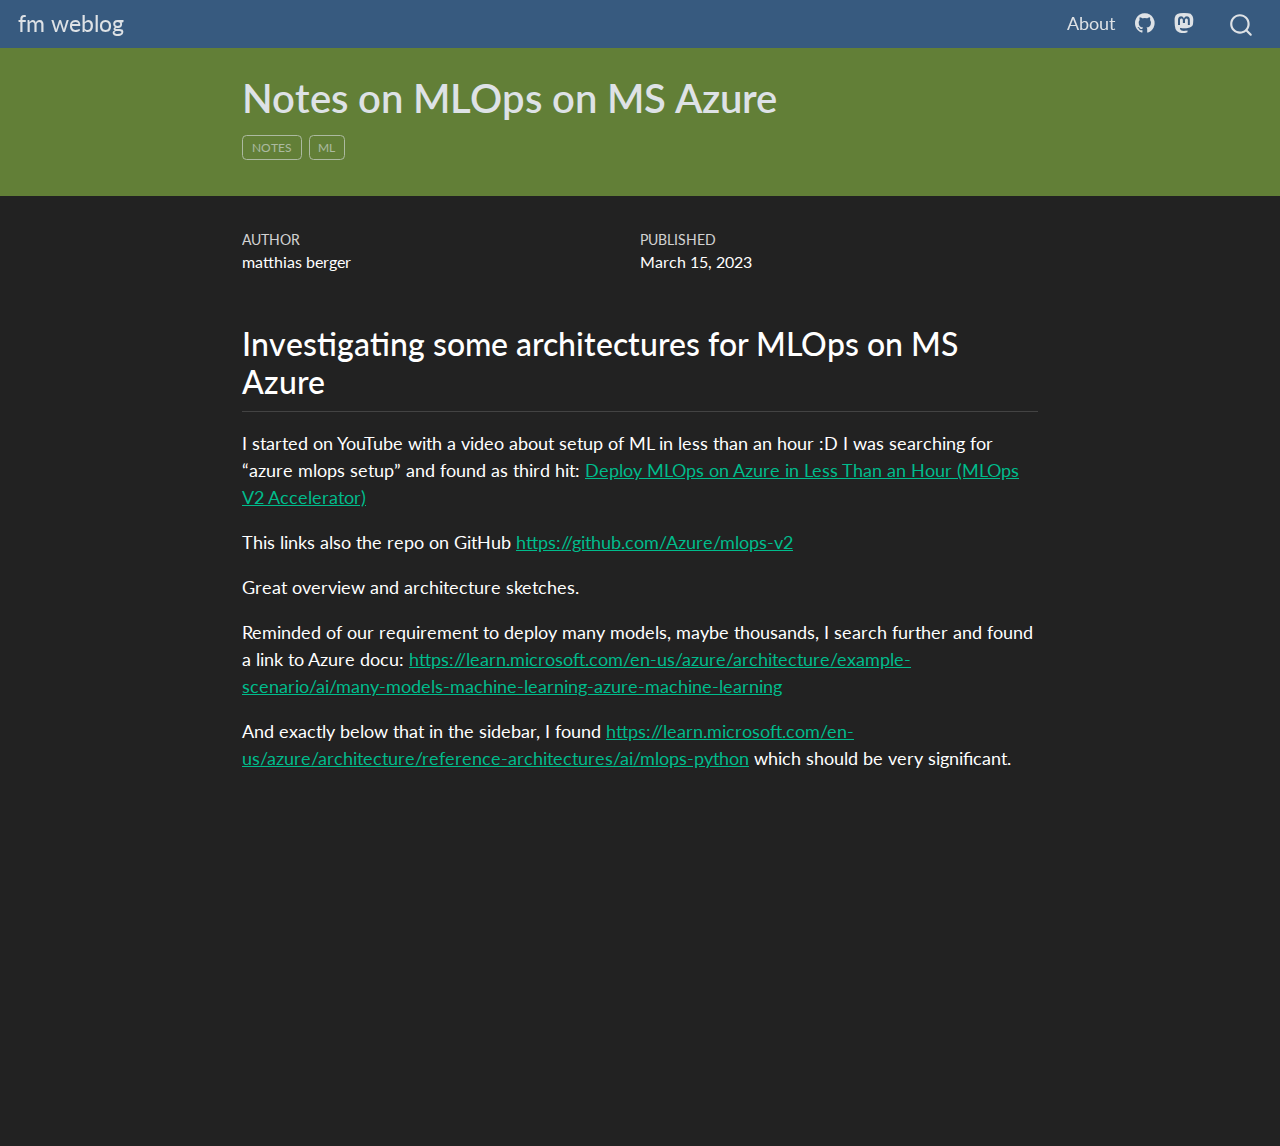
<file: posts/azure-ml/index.html>
<!DOCTYPE html>
<html xmlns="http://www.w3.org/1999/xhtml" lang="en" xml:lang="en"><head>

<meta charset="utf-8">
<meta name="generator" content="quarto-1.2.335">

<meta name="viewport" content="width=device-width, initial-scale=1.0, user-scalable=yes">

<meta name="author" content="matthias berger">
<meta name="dcterms.date" content="2023-03-15">

<title>fm weblog - Notes on MLOps on MS Azure</title>
<style>
code{white-space: pre-wrap;}
span.smallcaps{font-variant: small-caps;}
div.columns{display: flex; gap: min(4vw, 1.5em);}
div.column{flex: auto; overflow-x: auto;}
div.hanging-indent{margin-left: 1.5em; text-indent: -1.5em;}
ul.task-list{list-style: none;}
ul.task-list li input[type="checkbox"] {
  width: 0.8em;
  margin: 0 0.8em 0.2em -1.6em;
  vertical-align: middle;
}
</style>


<script src="../../site_libs/quarto-nav/quarto-nav.js"></script>
<script src="../../site_libs/quarto-nav/headroom.min.js"></script>
<script src="../../site_libs/clipboard/clipboard.min.js"></script>
<script src="../../site_libs/quarto-search/autocomplete.umd.js"></script>
<script src="../../site_libs/quarto-search/fuse.min.js"></script>
<script src="../../site_libs/quarto-search/quarto-search.js"></script>
<meta name="quarto:offset" content="../../">
<script src="../../site_libs/quarto-html/quarto.js"></script>
<script src="../../site_libs/quarto-html/popper.min.js"></script>
<script src="../../site_libs/quarto-html/tippy.umd.min.js"></script>
<script src="../../site_libs/quarto-html/anchor.min.js"></script>
<link href="../../site_libs/quarto-html/tippy.css" rel="stylesheet">
<link href="../../site_libs/quarto-html/quarto-syntax-highlighting-dark.css" rel="stylesheet" id="quarto-text-highlighting-styles">
<script src="../../site_libs/bootstrap/bootstrap.min.js"></script>
<link href="../../site_libs/bootstrap/bootstrap-icons.css" rel="stylesheet">
<link href="../../site_libs/bootstrap/bootstrap.min.css" rel="stylesheet" id="quarto-bootstrap" data-mode="dark">
<script id="quarto-search-options" type="application/json">{
  "location": "navbar",
  "copy-button": false,
  "collapse-after": 3,
  "panel-placement": "end",
  "type": "overlay",
  "limit": 20,
  "language": {
    "search-no-results-text": "No results",
    "search-matching-documents-text": "matching documents",
    "search-copy-link-title": "Copy link to search",
    "search-hide-matches-text": "Hide additional matches",
    "search-more-match-text": "more match in this document",
    "search-more-matches-text": "more matches in this document",
    "search-clear-button-title": "Clear",
    "search-detached-cancel-button-title": "Cancel",
    "search-submit-button-title": "Submit"
  }
}</script>


<link rel="stylesheet" href="../../styles.css">
</head>

<body class="nav-fixed fullcontent">

<div id="quarto-search-results"></div>
  <header id="quarto-header" class="headroom fixed-top">
    <nav class="navbar navbar-expand-lg navbar-dark ">
      <div class="navbar-container container-fluid">
      <div class="navbar-brand-container">
    <a class="navbar-brand" href="../../index.html">
    <span class="navbar-title">fm weblog</span>
    </a>
  </div>
          <button class="navbar-toggler" type="button" data-bs-toggle="collapse" data-bs-target="#navbarCollapse" aria-controls="navbarCollapse" aria-expanded="false" aria-label="Toggle navigation" onclick="if (window.quartoToggleHeadroom) { window.quartoToggleHeadroom(); }">
  <span class="navbar-toggler-icon"></span>
</button>
          <div class="collapse navbar-collapse" id="navbarCollapse">
            <ul class="navbar-nav navbar-nav-scroll ms-auto">
  <li class="nav-item">
    <a class="nav-link" href="../../about.html">
 <span class="menu-text">About</span></a>
  </li>  
  <li class="nav-item compact">
    <a class="nav-link" href="https://github.com/feinmann"><i class="bi bi-github" role="img">
</i> 
 <span class="menu-text"></span></a>
  </li>  
  <li class="nav-item compact">
    <a class="nav-link" href="https://fosstodon.org/@feinmann"><i class="bi bi-mastodon" role="img">
</i> 
 <span class="menu-text"></span></a>
  </li>  
</ul>
              <div id="quarto-search" class="" title="Search"></div>
          </div> <!-- /navcollapse -->
      </div> <!-- /container-fluid -->
    </nav>
</header>
<!-- content -->
<header id="title-block-header" class="quarto-title-block default page-columns page-full">
  <div class="quarto-title-banner page-columns page-full">
    <div class="quarto-title column-body">
      <h1 class="title">Notes on MLOps on MS Azure</h1>
                                <div class="quarto-categories">
                <div class="quarto-category">notes</div>
                <div class="quarto-category">ML</div>
              </div>
                  </div>
  </div>
    
  
  <div class="quarto-title-meta">

      <div>
      <div class="quarto-title-meta-heading">Author</div>
      <div class="quarto-title-meta-contents">
               <p>matthias berger </p>
            </div>
    </div>
      
      <div>
      <div class="quarto-title-meta-heading">Published</div>
      <div class="quarto-title-meta-contents">
        <p class="date">March 15, 2023</p>
      </div>
    </div>
    
      
    </div>
    
  
  </header><div id="quarto-content" class="quarto-container page-columns page-rows-contents page-layout-article page-navbar">
<!-- sidebar -->
<!-- margin-sidebar -->
    
<!-- main -->
<main class="content quarto-banner-title-block" id="quarto-document-content">




<section id="investigating-some-architectures-for-mlops-on-ms-azure" class="level2">
<h2 class="anchored" data-anchor-id="investigating-some-architectures-for-mlops-on-ms-azure">Investigating some architectures for MLOps on MS Azure</h2>
<p>I started on YouTube with a video about setup of ML in less than an hour :D I was searching for “azure mlops setup” and found as third hit: <a href="https://www.youtube.com/watch?v=5yPDkWCMmtk">Deploy MLOps on Azure in Less Than an Hour (MLOps V2 Accelerator)</a></p>
<p>This links also the repo on GitHub <a href="https://github.com/Azure/mlops-v2" class="uri">https://github.com/Azure/mlops-v2</a></p>
<p>Great overview and architecture sketches.</p>
<p>Reminded of our requirement to deploy many models, maybe thousands, I search further and found a link to Azure docu: <a href="https://learn.microsoft.com/en-us/azure/architecture/example-scenario/ai/many-models-machine-learning-azure-machine-learning" class="uri">https://learn.microsoft.com/en-us/azure/architecture/example-scenario/ai/many-models-machine-learning-azure-machine-learning</a></p>
<p>And exactly below that in the sidebar, I found <a href="https://learn.microsoft.com/en-us/azure/architecture/reference-architectures/ai/mlops-python" class="uri">https://learn.microsoft.com/en-us/azure/architecture/reference-architectures/ai/mlops-python</a> which should be very significant.</p>


</section>

</main> <!-- /main -->
<script id="quarto-html-after-body" type="application/javascript">
window.document.addEventListener("DOMContentLoaded", function (event) {
  const toggleBodyColorMode = (bsSheetEl) => {
    const mode = bsSheetEl.getAttribute("data-mode");
    const bodyEl = window.document.querySelector("body");
    if (mode === "dark") {
      bodyEl.classList.add("quarto-dark");
      bodyEl.classList.remove("quarto-light");
    } else {
      bodyEl.classList.add("quarto-light");
      bodyEl.classList.remove("quarto-dark");
    }
  }
  const toggleBodyColorPrimary = () => {
    const bsSheetEl = window.document.querySelector("link#quarto-bootstrap");
    if (bsSheetEl) {
      toggleBodyColorMode(bsSheetEl);
    }
  }
  toggleBodyColorPrimary();  
  const icon = "";
  const anchorJS = new window.AnchorJS();
  anchorJS.options = {
    placement: 'right',
    icon: icon
  };
  anchorJS.add('.anchored');
  const clipboard = new window.ClipboardJS('.code-copy-button', {
    target: function(trigger) {
      return trigger.previousElementSibling;
    }
  });
  clipboard.on('success', function(e) {
    // button target
    const button = e.trigger;
    // don't keep focus
    button.blur();
    // flash "checked"
    button.classList.add('code-copy-button-checked');
    var currentTitle = button.getAttribute("title");
    button.setAttribute("title", "Copied!");
    let tooltip;
    if (window.bootstrap) {
      button.setAttribute("data-bs-toggle", "tooltip");
      button.setAttribute("data-bs-placement", "left");
      button.setAttribute("data-bs-title", "Copied!");
      tooltip = new bootstrap.Tooltip(button, 
        { trigger: "manual", 
          customClass: "code-copy-button-tooltip",
          offset: [0, -8]});
      tooltip.show();    
    }
    setTimeout(function() {
      if (tooltip) {
        tooltip.hide();
        button.removeAttribute("data-bs-title");
        button.removeAttribute("data-bs-toggle");
        button.removeAttribute("data-bs-placement");
      }
      button.setAttribute("title", currentTitle);
      button.classList.remove('code-copy-button-checked');
    }, 1000);
    // clear code selection
    e.clearSelection();
  });
  function tippyHover(el, contentFn) {
    const config = {
      allowHTML: true,
      content: contentFn,
      maxWidth: 500,
      delay: 100,
      arrow: false,
      appendTo: function(el) {
          return el.parentElement;
      },
      interactive: true,
      interactiveBorder: 10,
      theme: 'quarto',
      placement: 'bottom-start'
    };
    window.tippy(el, config); 
  }
  const noterefs = window.document.querySelectorAll('a[role="doc-noteref"]');
  for (var i=0; i<noterefs.length; i++) {
    const ref = noterefs[i];
    tippyHover(ref, function() {
      // use id or data attribute instead here
      let href = ref.getAttribute('data-footnote-href') || ref.getAttribute('href');
      try { href = new URL(href).hash; } catch {}
      const id = href.replace(/^#\/?/, "");
      const note = window.document.getElementById(id);
      return note.innerHTML;
    });
  }
  const findCites = (el) => {
    const parentEl = el.parentElement;
    if (parentEl) {
      const cites = parentEl.dataset.cites;
      if (cites) {
        return {
          el,
          cites: cites.split(' ')
        };
      } else {
        return findCites(el.parentElement)
      }
    } else {
      return undefined;
    }
  };
  var bibliorefs = window.document.querySelectorAll('a[role="doc-biblioref"]');
  for (var i=0; i<bibliorefs.length; i++) {
    const ref = bibliorefs[i];
    const citeInfo = findCites(ref);
    if (citeInfo) {
      tippyHover(citeInfo.el, function() {
        var popup = window.document.createElement('div');
        citeInfo.cites.forEach(function(cite) {
          var citeDiv = window.document.createElement('div');
          citeDiv.classList.add('hanging-indent');
          citeDiv.classList.add('csl-entry');
          var biblioDiv = window.document.getElementById('ref-' + cite);
          if (biblioDiv) {
            citeDiv.innerHTML = biblioDiv.innerHTML;
          }
          popup.appendChild(citeDiv);
        });
        return popup.innerHTML;
      });
    }
  }
});
</script>
</div> <!-- /content -->



</body></html>
</file>
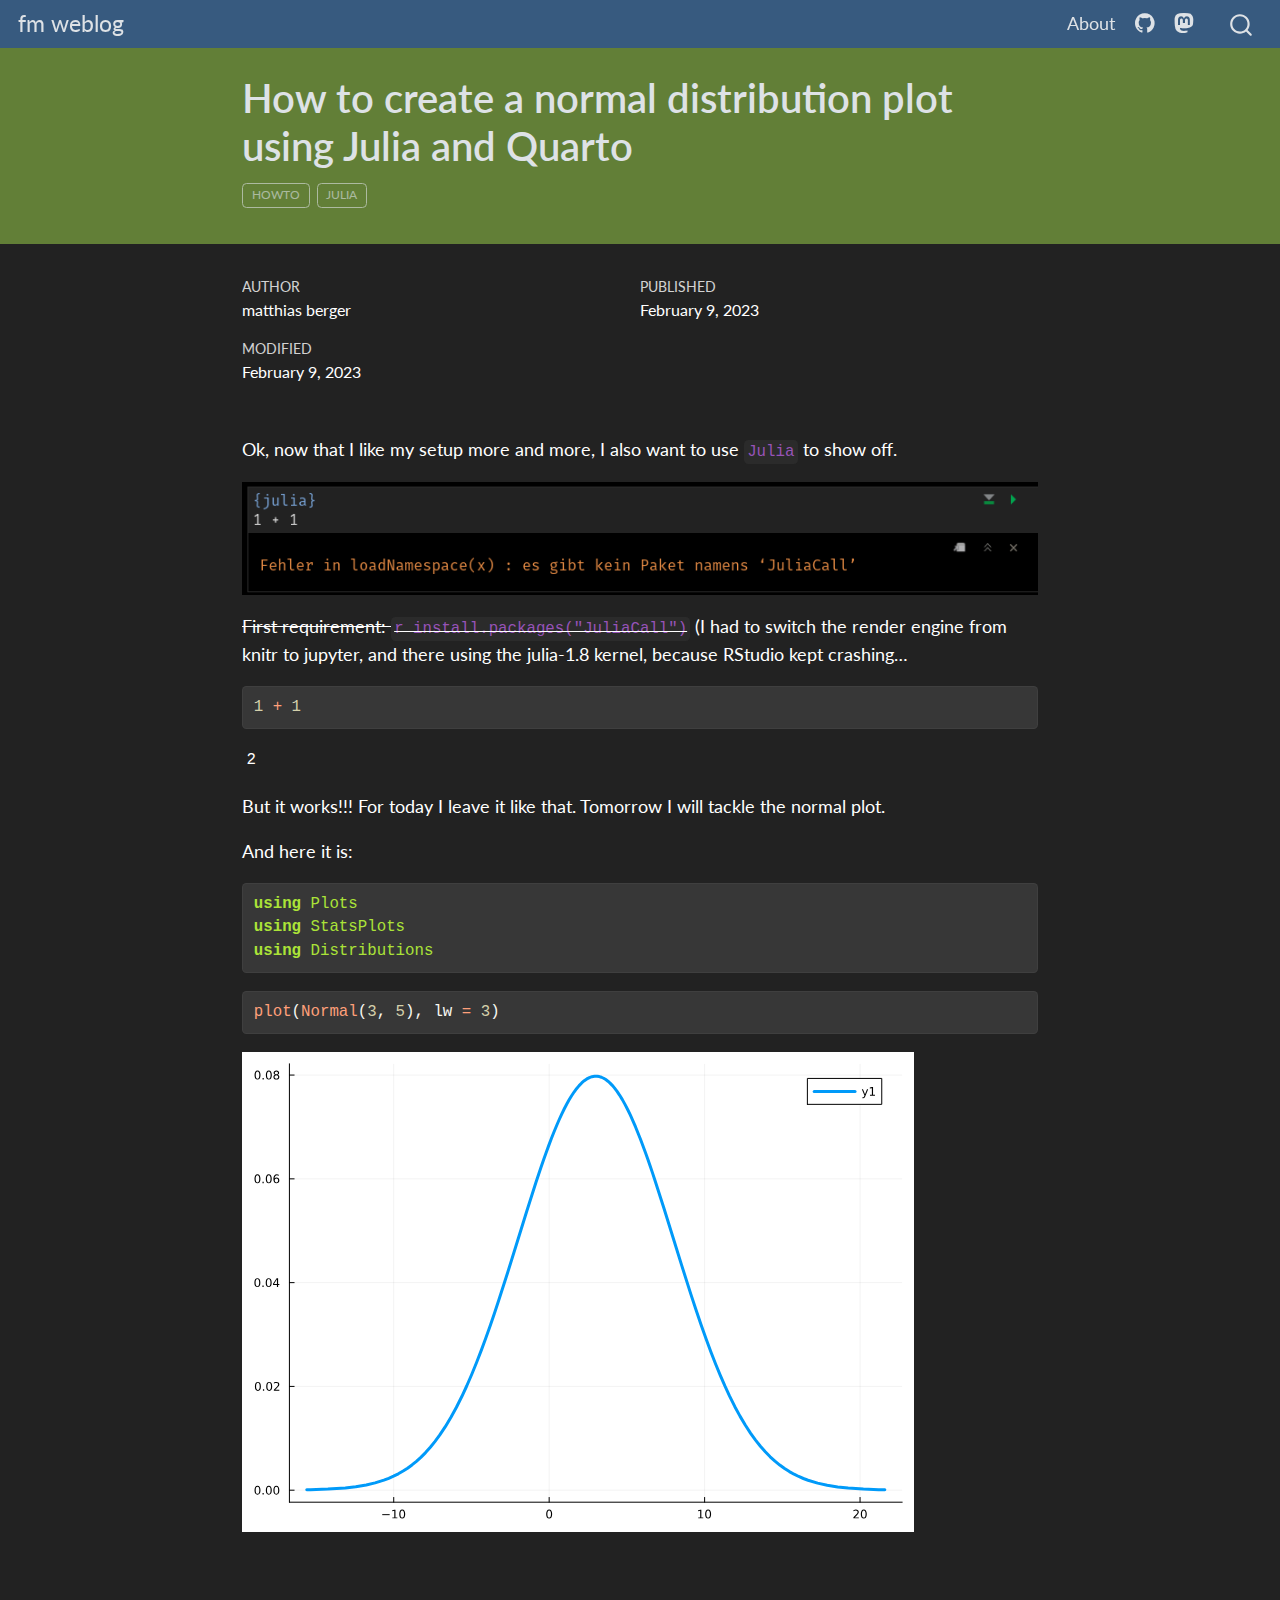
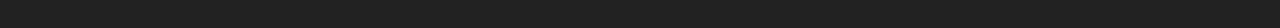
<file: posts/first-time-julia/index.html>
<!DOCTYPE html>
<html xmlns="http://www.w3.org/1999/xhtml" lang="en" xml:lang="en"><head>

<meta charset="utf-8">
<meta name="generator" content="quarto-1.2.335">

<meta name="viewport" content="width=device-width, initial-scale=1.0, user-scalable=yes">

<meta name="author" content="matthias berger">
<meta name="dcterms.date" content="2023-02-09">

<title>fm weblog - How to create a normal distribution plot using Julia and Quarto</title>
<style>
code{white-space: pre-wrap;}
span.smallcaps{font-variant: small-caps;}
div.columns{display: flex; gap: min(4vw, 1.5em);}
div.column{flex: auto; overflow-x: auto;}
div.hanging-indent{margin-left: 1.5em; text-indent: -1.5em;}
ul.task-list{list-style: none;}
ul.task-list li input[type="checkbox"] {
  width: 0.8em;
  margin: 0 0.8em 0.2em -1.6em;
  vertical-align: middle;
}
pre > code.sourceCode { white-space: pre; position: relative; }
pre > code.sourceCode > span { display: inline-block; line-height: 1.25; }
pre > code.sourceCode > span:empty { height: 1.2em; }
.sourceCode { overflow: visible; }
code.sourceCode > span { color: inherit; text-decoration: inherit; }
div.sourceCode { margin: 1em 0; }
pre.sourceCode { margin: 0; }
@media screen {
div.sourceCode { overflow: auto; }
}
@media print {
pre > code.sourceCode { white-space: pre-wrap; }
pre > code.sourceCode > span { text-indent: -5em; padding-left: 5em; }
}
pre.numberSource code
  { counter-reset: source-line 0; }
pre.numberSource code > span
  { position: relative; left: -4em; counter-increment: source-line; }
pre.numberSource code > span > a:first-child::before
  { content: counter(source-line);
    position: relative; left: -1em; text-align: right; vertical-align: baseline;
    border: none; display: inline-block;
    -webkit-touch-callout: none; -webkit-user-select: none;
    -khtml-user-select: none; -moz-user-select: none;
    -ms-user-select: none; user-select: none;
    padding: 0 4px; width: 4em;
    color: #aaaaaa;
  }
pre.numberSource { margin-left: 3em; border-left: 1px solid #aaaaaa;  padding-left: 4px; }
div.sourceCode
  {   }
@media screen {
pre > code.sourceCode > span > a:first-child::before { text-decoration: underline; }
}
code span.al { color: #ff0000; font-weight: bold; } /* Alert */
code span.an { color: #60a0b0; font-weight: bold; font-style: italic; } /* Annotation */
code span.at { color: #7d9029; } /* Attribute */
code span.bn { color: #40a070; } /* BaseN */
code span.bu { color: #008000; } /* BuiltIn */
code span.cf { color: #007020; font-weight: bold; } /* ControlFlow */
code span.ch { color: #4070a0; } /* Char */
code span.cn { color: #880000; } /* Constant */
code span.co { color: #60a0b0; font-style: italic; } /* Comment */
code span.cv { color: #60a0b0; font-weight: bold; font-style: italic; } /* CommentVar */
code span.do { color: #ba2121; font-style: italic; } /* Documentation */
code span.dt { color: #902000; } /* DataType */
code span.dv { color: #40a070; } /* DecVal */
code span.er { color: #ff0000; font-weight: bold; } /* Error */
code span.ex { } /* Extension */
code span.fl { color: #40a070; } /* Float */
code span.fu { color: #06287e; } /* Function */
code span.im { color: #008000; font-weight: bold; } /* Import */
code span.in { color: #60a0b0; font-weight: bold; font-style: italic; } /* Information */
code span.kw { color: #007020; font-weight: bold; } /* Keyword */
code span.op { color: #666666; } /* Operator */
code span.ot { color: #007020; } /* Other */
code span.pp { color: #bc7a00; } /* Preprocessor */
code span.sc { color: #4070a0; } /* SpecialChar */
code span.ss { color: #bb6688; } /* SpecialString */
code span.st { color: #4070a0; } /* String */
code span.va { color: #19177c; } /* Variable */
code span.vs { color: #4070a0; } /* VerbatimString */
code span.wa { color: #60a0b0; font-weight: bold; font-style: italic; } /* Warning */
</style>


<script src="../../site_libs/quarto-nav/quarto-nav.js"></script>
<script src="../../site_libs/quarto-nav/headroom.min.js"></script>
<script src="../../site_libs/clipboard/clipboard.min.js"></script>
<script src="../../site_libs/quarto-search/autocomplete.umd.js"></script>
<script src="../../site_libs/quarto-search/fuse.min.js"></script>
<script src="../../site_libs/quarto-search/quarto-search.js"></script>
<meta name="quarto:offset" content="../../">
<script src="../../site_libs/quarto-html/quarto.js"></script>
<script src="../../site_libs/quarto-html/popper.min.js"></script>
<script src="../../site_libs/quarto-html/tippy.umd.min.js"></script>
<script src="../../site_libs/quarto-html/anchor.min.js"></script>
<link href="../../site_libs/quarto-html/tippy.css" rel="stylesheet">
<link href="../../site_libs/quarto-html/quarto-syntax-highlighting-dark.css" rel="stylesheet" id="quarto-text-highlighting-styles">
<script src="../../site_libs/bootstrap/bootstrap.min.js"></script>
<link href="../../site_libs/bootstrap/bootstrap-icons.css" rel="stylesheet">
<link href="../../site_libs/bootstrap/bootstrap.min.css" rel="stylesheet" id="quarto-bootstrap" data-mode="dark">
<script id="quarto-search-options" type="application/json">{
  "location": "navbar",
  "copy-button": false,
  "collapse-after": 3,
  "panel-placement": "end",
  "type": "overlay",
  "limit": 20,
  "language": {
    "search-no-results-text": "No results",
    "search-matching-documents-text": "matching documents",
    "search-copy-link-title": "Copy link to search",
    "search-hide-matches-text": "Hide additional matches",
    "search-more-match-text": "more match in this document",
    "search-more-matches-text": "more matches in this document",
    "search-clear-button-title": "Clear",
    "search-detached-cancel-button-title": "Cancel",
    "search-submit-button-title": "Submit"
  }
}</script>


<link rel="stylesheet" href="../../styles.css">
</head>

<body class="nav-fixed fullcontent">

<div id="quarto-search-results"></div>
  <header id="quarto-header" class="headroom fixed-top">
    <nav class="navbar navbar-expand-lg navbar-dark ">
      <div class="navbar-container container-fluid">
      <div class="navbar-brand-container">
    <a class="navbar-brand" href="../../index.html">
    <span class="navbar-title">fm weblog</span>
    </a>
  </div>
          <button class="navbar-toggler" type="button" data-bs-toggle="collapse" data-bs-target="#navbarCollapse" aria-controls="navbarCollapse" aria-expanded="false" aria-label="Toggle navigation" onclick="if (window.quartoToggleHeadroom) { window.quartoToggleHeadroom(); }">
  <span class="navbar-toggler-icon"></span>
</button>
          <div class="collapse navbar-collapse" id="navbarCollapse">
            <ul class="navbar-nav navbar-nav-scroll ms-auto">
  <li class="nav-item">
    <a class="nav-link" href="../../about.html">
 <span class="menu-text">About</span></a>
  </li>  
  <li class="nav-item compact">
    <a class="nav-link" href="https://github.com/feinmann"><i class="bi bi-github" role="img">
</i> 
 <span class="menu-text"></span></a>
  </li>  
  <li class="nav-item compact">
    <a class="nav-link" href="https://fosstodon.org/@feinmann"><i class="bi bi-mastodon" role="img">
</i> 
 <span class="menu-text"></span></a>
  </li>  
</ul>
              <div id="quarto-search" class="" title="Search"></div>
          </div> <!-- /navcollapse -->
      </div> <!-- /container-fluid -->
    </nav>
</header>
<!-- content -->
<header id="title-block-header" class="quarto-title-block default page-columns page-full">
  <div class="quarto-title-banner page-columns page-full">
    <div class="quarto-title column-body">
      <h1 class="title">How to create a normal distribution plot using Julia and Quarto</h1>
                                <div class="quarto-categories">
                <div class="quarto-category">howto</div>
                <div class="quarto-category">julia</div>
              </div>
                  </div>
  </div>
    
  
  <div class="quarto-title-meta">

      <div>
      <div class="quarto-title-meta-heading">Author</div>
      <div class="quarto-title-meta-contents">
               <p>matthias berger </p>
            </div>
    </div>
      
      <div>
      <div class="quarto-title-meta-heading">Published</div>
      <div class="quarto-title-meta-contents">
        <p class="date">February 9, 2023</p>
      </div>
    </div>
    
      <div>
      <div class="quarto-title-meta-heading">Modified</div>
      <div class="quarto-title-meta-contents">
        <p class="date-modified">February 9, 2023</p>
      </div>
    </div>
      
    </div>
    
  
  </header><div id="quarto-content" class="quarto-container page-columns page-rows-contents page-layout-article page-navbar">
<!-- sidebar -->
<!-- margin-sidebar -->
    
<!-- main -->
<main class="content quarto-banner-title-block" id="quarto-document-content">




<p>Ok, now that I like my setup more and more, I also want to use <code>Julia</code> to show off.</p>
<p><img src="images/image-1199289492.png" class="img-fluid"></p>
<p><del>First requirement: <code>r install.packages("JuliaCall")</code></del> (I had to switch the render engine from knitr to jupyter, and there using the julia-1.8 kernel, because RStudio kept crashing…</p>
<div class="cell" data-execution_count="1">
<div class="sourceCode cell-code" id="cb1"><pre class="sourceCode julia code-with-copy"><code class="sourceCode julia"><span id="cb1-1"><a href="#cb1-1" aria-hidden="true" tabindex="-1"></a><span class="fl">1</span> <span class="op">+</span> <span class="fl">1</span></span></code><button title="Copy to Clipboard" class="code-copy-button"><i class="bi"></i></button></pre></div>
<div class="cell-output cell-output-display" data-execution_count="2">
<pre><code>2</code></pre>
</div>
</div>
<p>But it works!!! For today I leave it like that. Tomorrow I will tackle the normal plot.</p>
<p>And here it is:</p>
<div class="cell" data-execution_count="2">
<div class="sourceCode cell-code" id="cb3"><pre class="sourceCode julia code-with-copy"><code class="sourceCode julia"><span id="cb3-1"><a href="#cb3-1" aria-hidden="true" tabindex="-1"></a><span class="im">using</span> <span class="bu">Plots</span></span>
<span id="cb3-2"><a href="#cb3-2" aria-hidden="true" tabindex="-1"></a><span class="im">using</span> <span class="bu">StatsPlots</span></span>
<span id="cb3-3"><a href="#cb3-3" aria-hidden="true" tabindex="-1"></a><span class="im">using</span> <span class="bu">Distributions</span></span></code><button title="Copy to Clipboard" class="code-copy-button"><i class="bi"></i></button></pre></div>
</div>
<div class="cell" data-execution_count="3">
<div class="sourceCode cell-code" id="cb4"><pre class="sourceCode julia code-with-copy"><code class="sourceCode julia"><span id="cb4-1"><a href="#cb4-1" aria-hidden="true" tabindex="-1"></a><span class="fu">plot</span>(<span class="fu">Normal</span>(<span class="fl">3</span>, <span class="fl">5</span>), lw <span class="op">=</span> <span class="fl">3</span>)</span></code><button title="Copy to Clipboard" class="code-copy-button"><i class="bi"></i></button></pre></div>
<div class="cell-output cell-output-display" data-execution_count="4">
<p><img src="index_files/figure-html/cell-4-output-1.svg" class="img-fluid"></p>
</div>
</div>



</main> <!-- /main -->
<script id="quarto-html-after-body" type="application/javascript">
window.document.addEventListener("DOMContentLoaded", function (event) {
  const toggleBodyColorMode = (bsSheetEl) => {
    const mode = bsSheetEl.getAttribute("data-mode");
    const bodyEl = window.document.querySelector("body");
    if (mode === "dark") {
      bodyEl.classList.add("quarto-dark");
      bodyEl.classList.remove("quarto-light");
    } else {
      bodyEl.classList.add("quarto-light");
      bodyEl.classList.remove("quarto-dark");
    }
  }
  const toggleBodyColorPrimary = () => {
    const bsSheetEl = window.document.querySelector("link#quarto-bootstrap");
    if (bsSheetEl) {
      toggleBodyColorMode(bsSheetEl);
    }
  }
  toggleBodyColorPrimary();  
  const icon = "";
  const anchorJS = new window.AnchorJS();
  anchorJS.options = {
    placement: 'right',
    icon: icon
  };
  anchorJS.add('.anchored');
  const clipboard = new window.ClipboardJS('.code-copy-button', {
    target: function(trigger) {
      return trigger.previousElementSibling;
    }
  });
  clipboard.on('success', function(e) {
    // button target
    const button = e.trigger;
    // don't keep focus
    button.blur();
    // flash "checked"
    button.classList.add('code-copy-button-checked');
    var currentTitle = button.getAttribute("title");
    button.setAttribute("title", "Copied!");
    let tooltip;
    if (window.bootstrap) {
      button.setAttribute("data-bs-toggle", "tooltip");
      button.setAttribute("data-bs-placement", "left");
      button.setAttribute("data-bs-title", "Copied!");
      tooltip = new bootstrap.Tooltip(button, 
        { trigger: "manual", 
          customClass: "code-copy-button-tooltip",
          offset: [0, -8]});
      tooltip.show();    
    }
    setTimeout(function() {
      if (tooltip) {
        tooltip.hide();
        button.removeAttribute("data-bs-title");
        button.removeAttribute("data-bs-toggle");
        button.removeAttribute("data-bs-placement");
      }
      button.setAttribute("title", currentTitle);
      button.classList.remove('code-copy-button-checked');
    }, 1000);
    // clear code selection
    e.clearSelection();
  });
  function tippyHover(el, contentFn) {
    const config = {
      allowHTML: true,
      content: contentFn,
      maxWidth: 500,
      delay: 100,
      arrow: false,
      appendTo: function(el) {
          return el.parentElement;
      },
      interactive: true,
      interactiveBorder: 10,
      theme: 'quarto',
      placement: 'bottom-start'
    };
    window.tippy(el, config); 
  }
  const noterefs = window.document.querySelectorAll('a[role="doc-noteref"]');
  for (var i=0; i<noterefs.length; i++) {
    const ref = noterefs[i];
    tippyHover(ref, function() {
      // use id or data attribute instead here
      let href = ref.getAttribute('data-footnote-href') || ref.getAttribute('href');
      try { href = new URL(href).hash; } catch {}
      const id = href.replace(/^#\/?/, "");
      const note = window.document.getElementById(id);
      return note.innerHTML;
    });
  }
  const findCites = (el) => {
    const parentEl = el.parentElement;
    if (parentEl) {
      const cites = parentEl.dataset.cites;
      if (cites) {
        return {
          el,
          cites: cites.split(' ')
        };
      } else {
        return findCites(el.parentElement)
      }
    } else {
      return undefined;
    }
  };
  var bibliorefs = window.document.querySelectorAll('a[role="doc-biblioref"]');
  for (var i=0; i<bibliorefs.length; i++) {
    const ref = bibliorefs[i];
    const citeInfo = findCites(ref);
    if (citeInfo) {
      tippyHover(citeInfo.el, function() {
        var popup = window.document.createElement('div');
        citeInfo.cites.forEach(function(cite) {
          var citeDiv = window.document.createElement('div');
          citeDiv.classList.add('hanging-indent');
          citeDiv.classList.add('csl-entry');
          var biblioDiv = window.document.getElementById('ref-' + cite);
          if (biblioDiv) {
            citeDiv.innerHTML = biblioDiv.innerHTML;
          }
          popup.appendChild(citeDiv);
        });
        return popup.innerHTML;
      });
    }
  }
});
</script>
</div> <!-- /content -->



</body></html>
</file>
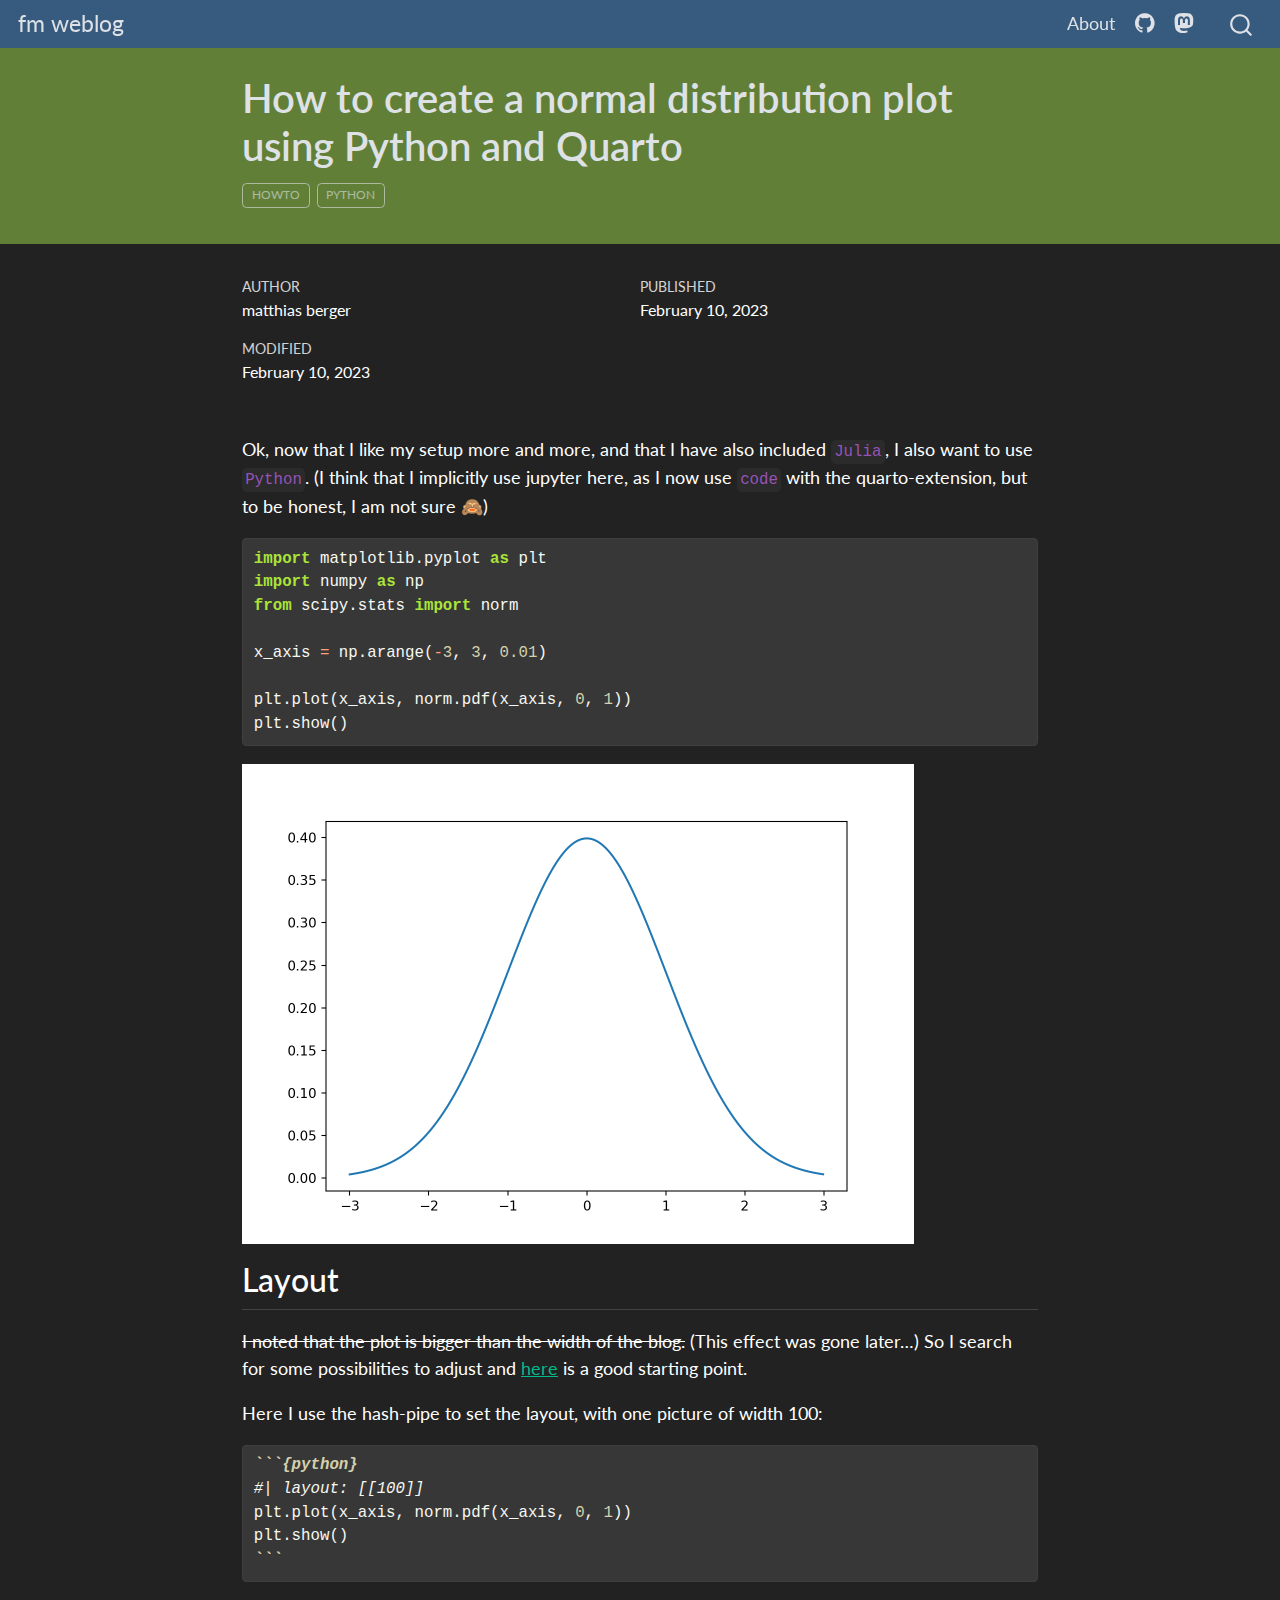
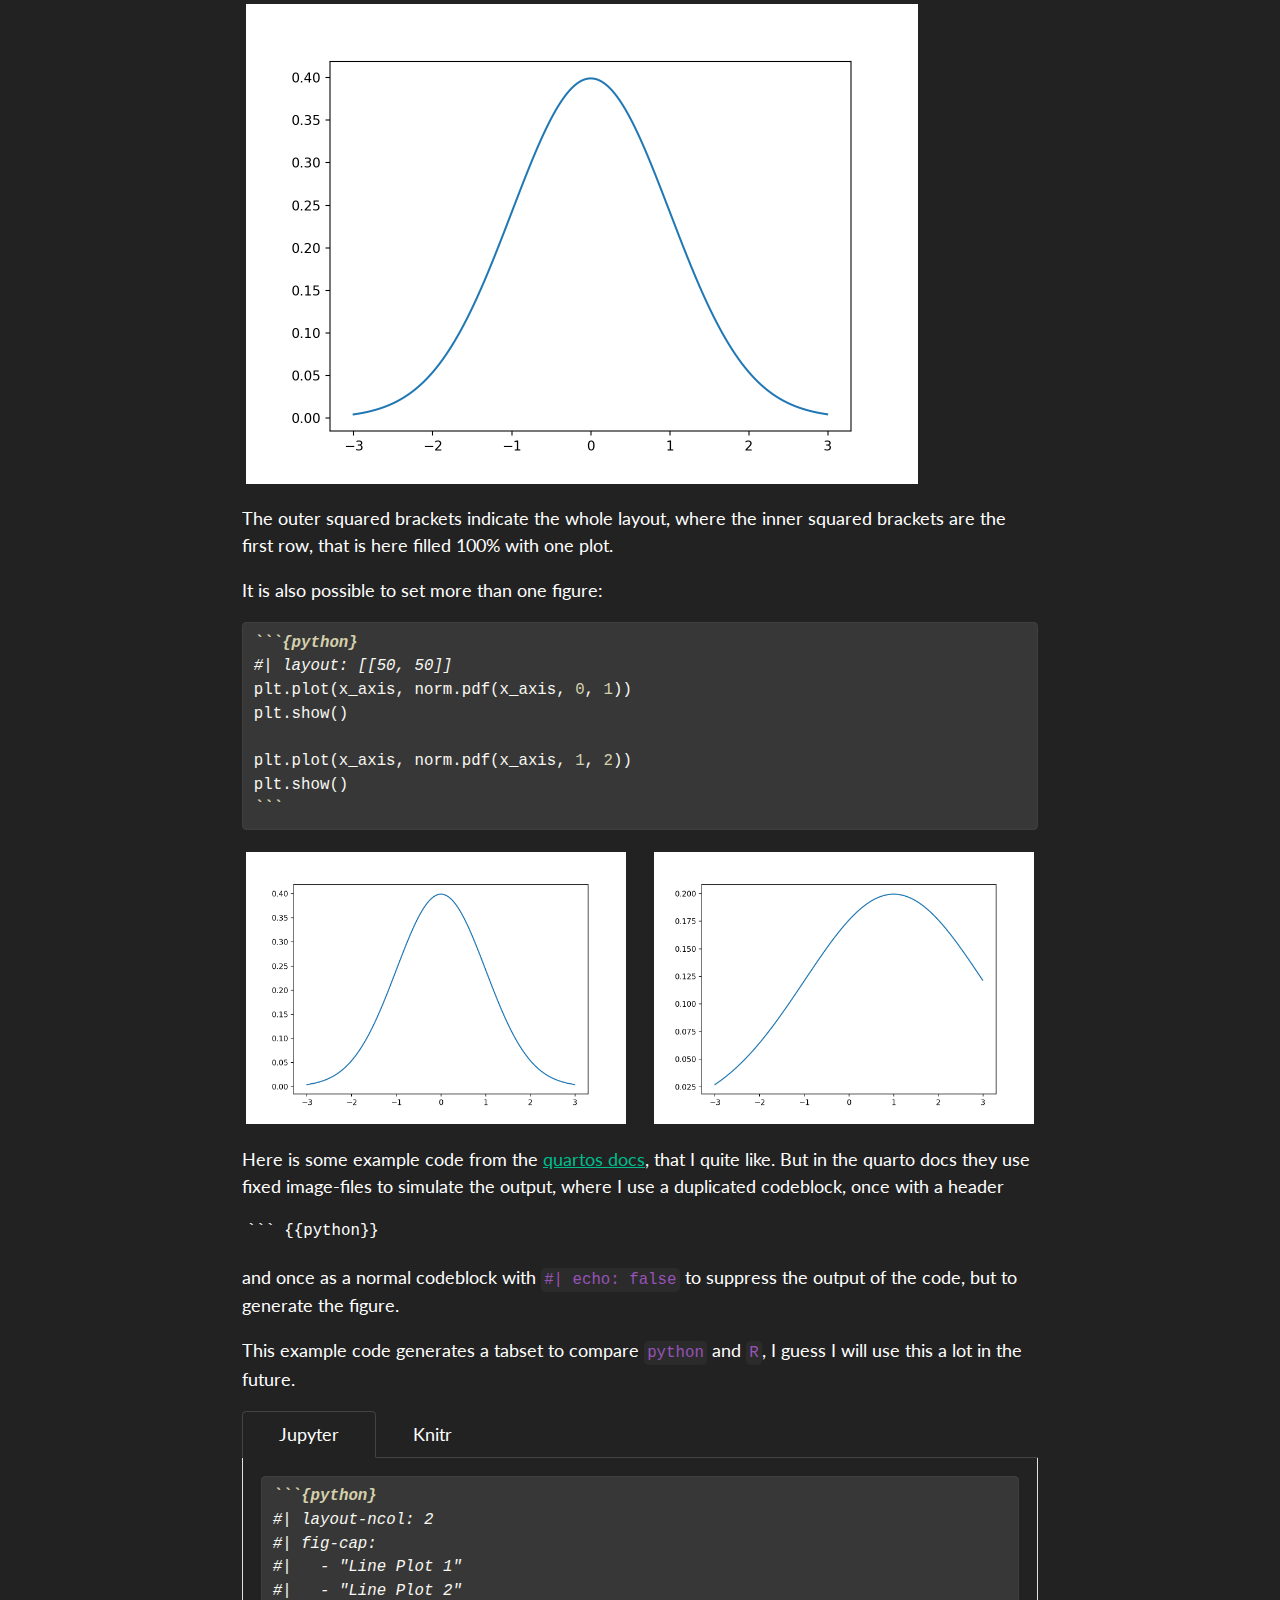
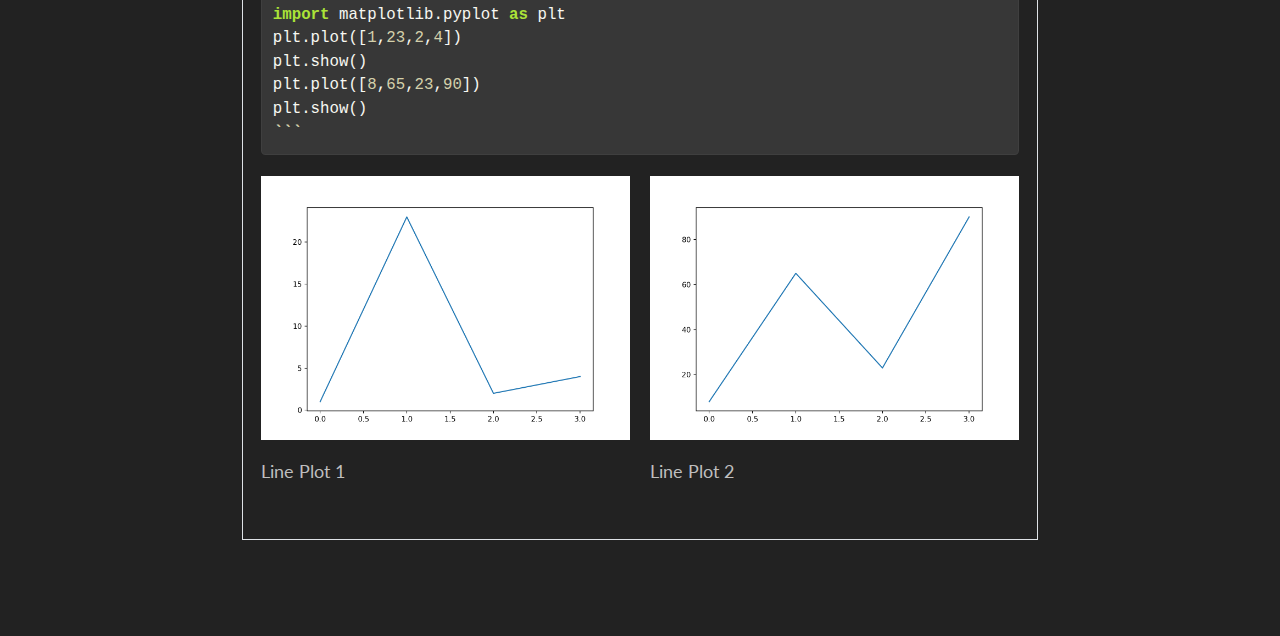
<file: posts/first-time-python/index.html>
<!DOCTYPE html>
<html xmlns="http://www.w3.org/1999/xhtml" lang="en" xml:lang="en"><head>

<meta charset="utf-8">
<meta name="generator" content="quarto-1.2.335">

<meta name="viewport" content="width=device-width, initial-scale=1.0, user-scalable=yes">

<meta name="author" content="matthias berger">
<meta name="dcterms.date" content="2023-02-10">

<title>fm weblog - How to create a normal distribution plot using Python and Quarto</title>
<style>
code{white-space: pre-wrap;}
span.smallcaps{font-variant: small-caps;}
div.columns{display: flex; gap: min(4vw, 1.5em);}
div.column{flex: auto; overflow-x: auto;}
div.hanging-indent{margin-left: 1.5em; text-indent: -1.5em;}
ul.task-list{list-style: none;}
ul.task-list li input[type="checkbox"] {
  width: 0.8em;
  margin: 0 0.8em 0.2em -1.6em;
  vertical-align: middle;
}
pre > code.sourceCode { white-space: pre; position: relative; }
pre > code.sourceCode > span { display: inline-block; line-height: 1.25; }
pre > code.sourceCode > span:empty { height: 1.2em; }
.sourceCode { overflow: visible; }
code.sourceCode > span { color: inherit; text-decoration: inherit; }
div.sourceCode { margin: 1em 0; }
pre.sourceCode { margin: 0; }
@media screen {
div.sourceCode { overflow: auto; }
}
@media print {
pre > code.sourceCode { white-space: pre-wrap; }
pre > code.sourceCode > span { text-indent: -5em; padding-left: 5em; }
}
pre.numberSource code
  { counter-reset: source-line 0; }
pre.numberSource code > span
  { position: relative; left: -4em; counter-increment: source-line; }
pre.numberSource code > span > a:first-child::before
  { content: counter(source-line);
    position: relative; left: -1em; text-align: right; vertical-align: baseline;
    border: none; display: inline-block;
    -webkit-touch-callout: none; -webkit-user-select: none;
    -khtml-user-select: none; -moz-user-select: none;
    -ms-user-select: none; user-select: none;
    padding: 0 4px; width: 4em;
    color: #aaaaaa;
  }
pre.numberSource { margin-left: 3em; border-left: 1px solid #aaaaaa;  padding-left: 4px; }
div.sourceCode
  {   }
@media screen {
pre > code.sourceCode > span > a:first-child::before { text-decoration: underline; }
}
code span.al { color: #ff0000; font-weight: bold; } /* Alert */
code span.an { color: #60a0b0; font-weight: bold; font-style: italic; } /* Annotation */
code span.at { color: #7d9029; } /* Attribute */
code span.bn { color: #40a070; } /* BaseN */
code span.bu { color: #008000; } /* BuiltIn */
code span.cf { color: #007020; font-weight: bold; } /* ControlFlow */
code span.ch { color: #4070a0; } /* Char */
code span.cn { color: #880000; } /* Constant */
code span.co { color: #60a0b0; font-style: italic; } /* Comment */
code span.cv { color: #60a0b0; font-weight: bold; font-style: italic; } /* CommentVar */
code span.do { color: #ba2121; font-style: italic; } /* Documentation */
code span.dt { color: #902000; } /* DataType */
code span.dv { color: #40a070; } /* DecVal */
code span.er { color: #ff0000; font-weight: bold; } /* Error */
code span.ex { } /* Extension */
code span.fl { color: #40a070; } /* Float */
code span.fu { color: #06287e; } /* Function */
code span.im { color: #008000; font-weight: bold; } /* Import */
code span.in { color: #60a0b0; font-weight: bold; font-style: italic; } /* Information */
code span.kw { color: #007020; font-weight: bold; } /* Keyword */
code span.op { color: #666666; } /* Operator */
code span.ot { color: #007020; } /* Other */
code span.pp { color: #bc7a00; } /* Preprocessor */
code span.sc { color: #4070a0; } /* SpecialChar */
code span.ss { color: #bb6688; } /* SpecialString */
code span.st { color: #4070a0; } /* String */
code span.va { color: #19177c; } /* Variable */
code span.vs { color: #4070a0; } /* VerbatimString */
code span.wa { color: #60a0b0; font-weight: bold; font-style: italic; } /* Warning */
</style>


<script src="../../site_libs/quarto-nav/quarto-nav.js"></script>
<script src="../../site_libs/quarto-nav/headroom.min.js"></script>
<script src="../../site_libs/clipboard/clipboard.min.js"></script>
<script src="../../site_libs/quarto-search/autocomplete.umd.js"></script>
<script src="../../site_libs/quarto-search/fuse.min.js"></script>
<script src="../../site_libs/quarto-search/quarto-search.js"></script>
<meta name="quarto:offset" content="../../">
<script src="../../site_libs/quarto-html/quarto.js"></script>
<script src="../../site_libs/quarto-html/popper.min.js"></script>
<script src="../../site_libs/quarto-html/tippy.umd.min.js"></script>
<script src="../../site_libs/quarto-html/anchor.min.js"></script>
<link href="../../site_libs/quarto-html/tippy.css" rel="stylesheet">
<link href="../../site_libs/quarto-html/quarto-syntax-highlighting-dark.css" rel="stylesheet" id="quarto-text-highlighting-styles">
<script src="../../site_libs/bootstrap/bootstrap.min.js"></script>
<link href="../../site_libs/bootstrap/bootstrap-icons.css" rel="stylesheet">
<link href="../../site_libs/bootstrap/bootstrap.min.css" rel="stylesheet" id="quarto-bootstrap" data-mode="dark">
<script id="quarto-search-options" type="application/json">{
  "location": "navbar",
  "copy-button": false,
  "collapse-after": 3,
  "panel-placement": "end",
  "type": "overlay",
  "limit": 20,
  "language": {
    "search-no-results-text": "No results",
    "search-matching-documents-text": "matching documents",
    "search-copy-link-title": "Copy link to search",
    "search-hide-matches-text": "Hide additional matches",
    "search-more-match-text": "more match in this document",
    "search-more-matches-text": "more matches in this document",
    "search-clear-button-title": "Clear",
    "search-detached-cancel-button-title": "Cancel",
    "search-submit-button-title": "Submit"
  }
}</script>


<link rel="stylesheet" href="../../styles.css">
</head>

<body class="nav-fixed fullcontent">

<div id="quarto-search-results"></div>
  <header id="quarto-header" class="headroom fixed-top">
    <nav class="navbar navbar-expand-lg navbar-dark ">
      <div class="navbar-container container-fluid">
      <div class="navbar-brand-container">
    <a class="navbar-brand" href="../../index.html">
    <span class="navbar-title">fm weblog</span>
    </a>
  </div>
          <button class="navbar-toggler" type="button" data-bs-toggle="collapse" data-bs-target="#navbarCollapse" aria-controls="navbarCollapse" aria-expanded="false" aria-label="Toggle navigation" onclick="if (window.quartoToggleHeadroom) { window.quartoToggleHeadroom(); }">
  <span class="navbar-toggler-icon"></span>
</button>
          <div class="collapse navbar-collapse" id="navbarCollapse">
            <ul class="navbar-nav navbar-nav-scroll ms-auto">
  <li class="nav-item">
    <a class="nav-link" href="../../about.html">
 <span class="menu-text">About</span></a>
  </li>  
  <li class="nav-item compact">
    <a class="nav-link" href="https://github.com/feinmann"><i class="bi bi-github" role="img">
</i> 
 <span class="menu-text"></span></a>
  </li>  
  <li class="nav-item compact">
    <a class="nav-link" href="https://fosstodon.org/@feinmann"><i class="bi bi-mastodon" role="img">
</i> 
 <span class="menu-text"></span></a>
  </li>  
</ul>
              <div id="quarto-search" class="" title="Search"></div>
          </div> <!-- /navcollapse -->
      </div> <!-- /container-fluid -->
    </nav>
</header>
<!-- content -->
<header id="title-block-header" class="quarto-title-block default page-columns page-full">
  <div class="quarto-title-banner page-columns page-full">
    <div class="quarto-title column-body">
      <h1 class="title">How to create a normal distribution plot using Python and Quarto</h1>
                                <div class="quarto-categories">
                <div class="quarto-category">howto</div>
                <div class="quarto-category">python</div>
              </div>
                  </div>
  </div>
    
  
  <div class="quarto-title-meta">

      <div>
      <div class="quarto-title-meta-heading">Author</div>
      <div class="quarto-title-meta-contents">
               <p>matthias berger </p>
            </div>
    </div>
      
      <div>
      <div class="quarto-title-meta-heading">Published</div>
      <div class="quarto-title-meta-contents">
        <p class="date">February 10, 2023</p>
      </div>
    </div>
    
      <div>
      <div class="quarto-title-meta-heading">Modified</div>
      <div class="quarto-title-meta-contents">
        <p class="date-modified">February 10, 2023</p>
      </div>
    </div>
      
    </div>
    
  
  </header><div id="quarto-content" class="quarto-container page-columns page-rows-contents page-layout-article page-navbar">
<!-- sidebar -->
<!-- margin-sidebar -->
    
<!-- main -->
<main class="content quarto-banner-title-block" id="quarto-document-content">




<p>Ok, now that I like my setup more and more, and that I have also included <code>Julia</code>, I also want to use <code>Python</code>. (I think that I implicitly use jupyter here, as I now use <code>code</code> with the quarto-extension, but to be honest, I am not sure 🙈)</p>
<div class="cell">
<div class="sourceCode cell-code" id="cb1"><pre class="sourceCode python code-with-copy"><code class="sourceCode python"><span id="cb1-1"><a href="#cb1-1" aria-hidden="true" tabindex="-1"></a><span class="im">import</span> matplotlib.pyplot <span class="im">as</span> plt</span>
<span id="cb1-2"><a href="#cb1-2" aria-hidden="true" tabindex="-1"></a><span class="im">import</span> numpy <span class="im">as</span> np</span>
<span id="cb1-3"><a href="#cb1-3" aria-hidden="true" tabindex="-1"></a><span class="im">from</span> scipy.stats <span class="im">import</span> norm</span>
<span id="cb1-4"><a href="#cb1-4" aria-hidden="true" tabindex="-1"></a>  </span>
<span id="cb1-5"><a href="#cb1-5" aria-hidden="true" tabindex="-1"></a>x_axis <span class="op">=</span> np.arange(<span class="op">-</span><span class="dv">3</span>, <span class="dv">3</span>, <span class="fl">0.01</span>)</span>
<span id="cb1-6"><a href="#cb1-6" aria-hidden="true" tabindex="-1"></a></span>
<span id="cb1-7"><a href="#cb1-7" aria-hidden="true" tabindex="-1"></a>plt.plot(x_axis, norm.pdf(x_axis, <span class="dv">0</span>, <span class="dv">1</span>))</span>
<span id="cb1-8"><a href="#cb1-8" aria-hidden="true" tabindex="-1"></a>plt.show()</span></code><button title="Copy to Clipboard" class="code-copy-button"><i class="bi"></i></button></pre></div>
<div class="cell-output-display">
<p><img src="index_files/figure-html/unnamed-chunk-1-1.png" class="img-fluid" width="672"></p>
</div>
</div>
<section id="layout" class="level2">
<h2 class="anchored" data-anchor-id="layout">Layout</h2>
<p><del>I noted that the plot is bigger than the width of the blog.</del> (This effect was gone later…) So I search for some possibilities to adjust and <a href="https://quarto.org/docs/authoring/figures.html#computations" title="https://quarto.org/docs/authoring/figures.html#computations">here</a> is a good starting point.</p>
<p>Here I use the hash-pipe to set the layout, with one picture of width 100:</p>
<div class="sourceCode" id="cb2"><pre class="sourceCode markdown code-with-copy"><code class="sourceCode markdown"><span id="cb2-1"><a href="#cb2-1" aria-hidden="true" tabindex="-1"></a><span class="in">```{python}</span></span>
<span id="cb2-2"><a href="#cb2-2" aria-hidden="true" tabindex="-1"></a><span class="co">#| layout: [[100]]</span></span>
<span id="cb2-3"><a href="#cb2-3" aria-hidden="true" tabindex="-1"></a>plt.plot(x_axis, norm.pdf(x_axis, <span class="dv">0</span>, <span class="dv">1</span>))</span>
<span id="cb2-4"><a href="#cb2-4" aria-hidden="true" tabindex="-1"></a>plt.show()</span>
<span id="cb2-5"><a href="#cb2-5" aria-hidden="true" tabindex="-1"></a><span class="in">```</span></span></code><button title="Copy to Clipboard" class="code-copy-button"><i class="bi"></i></button></pre></div>
<div class="cell quarto-layout-panel">
<div class="quarto-layout-row quarto-layout-valign-top">
<div class="cell-output-display quarto-layout-cell" style="flex-basis: 100.0%;justify-content: center;">
<p><img src="index_files/figure-html/unnamed-chunk-2-3.png" class="img-fluid" width="672"></p>
</div>
</div>
</div>
<p>The outer squared brackets indicate the whole layout, where the inner squared brackets are the first row, that is here filled 100% with one plot.</p>
<p>It is also possible to set more than one figure:</p>
<div class="sourceCode" id="cb3"><pre class="sourceCode markdown code-with-copy"><code class="sourceCode markdown"><span id="cb3-1"><a href="#cb3-1" aria-hidden="true" tabindex="-1"></a><span class="in">```{python}</span></span>
<span id="cb3-2"><a href="#cb3-2" aria-hidden="true" tabindex="-1"></a><span class="co">#| layout: [[50, 50]]</span></span>
<span id="cb3-3"><a href="#cb3-3" aria-hidden="true" tabindex="-1"></a>plt.plot(x_axis, norm.pdf(x_axis, <span class="dv">0</span>, <span class="dv">1</span>))</span>
<span id="cb3-4"><a href="#cb3-4" aria-hidden="true" tabindex="-1"></a>plt.show()</span>
<span id="cb3-5"><a href="#cb3-5" aria-hidden="true" tabindex="-1"></a></span>
<span id="cb3-6"><a href="#cb3-6" aria-hidden="true" tabindex="-1"></a>plt.plot(x_axis, norm.pdf(x_axis, <span class="dv">1</span>, <span class="dv">2</span>))</span>
<span id="cb3-7"><a href="#cb3-7" aria-hidden="true" tabindex="-1"></a>plt.show()</span>
<span id="cb3-8"><a href="#cb3-8" aria-hidden="true" tabindex="-1"></a><span class="in">```</span></span></code><button title="Copy to Clipboard" class="code-copy-button"><i class="bi"></i></button></pre></div>
<div class="cell quarto-layout-panel">
<div class="quarto-layout-row quarto-layout-valign-top">
<div class="cell-output-display quarto-layout-cell" style="flex-basis: 50.0%;justify-content: center;">
<p><img src="index_files/figure-html/unnamed-chunk-3-5.png" class="img-fluid" width="672"></p>
</div>
<div class="cell-output-display quarto-layout-cell" style="flex-basis: 50.0%;justify-content: center;">
<p><img src="index_files/figure-html/unnamed-chunk-3-6.png" class="img-fluid" width="672"></p>
</div>
</div>
</div>
<p>Here is some example code from the <a href="https://github.com/quarto-dev/quarto-web/blob/main/docs/authoring/figures.qmd#L392" title="https://github.com/quarto-dev/quarto-web/blob/main/docs/authoring/figures.qmd#L392">quartos docs</a>, that I quite like. But in the quarto docs they use fixed image-files to simulate the output, where I use a duplicated codeblock, once with a header</p>
<pre><code>``` {{python}}</code></pre>
<p>and once as a normal codeblock with <code>#| echo: false</code> to suppress the output of the code, but to generate the figure.</p>
<p>This example code generates a tabset to compare <code>python</code> and <code>R</code>, I guess I will use this a lot in the future.</p>
<div class="panel-tabset">
<ul class="nav nav-tabs" role="tablist"><li class="nav-item" role="presentation"><a class="nav-link active" id="tabset-1-1-tab" data-bs-toggle="tab" data-bs-target="#tabset-1-1" role="tab" aria-controls="tabset-1-1" aria-selected="true">Jupyter</a></li><li class="nav-item" role="presentation"><a class="nav-link" id="tabset-1-2-tab" data-bs-toggle="tab" data-bs-target="#tabset-1-2" role="tab" aria-controls="tabset-1-2" aria-selected="false">Knitr</a></li></ul>
<div class="tab-content">
<div id="tabset-1-1" class="tab-pane active" role="tabpanel" aria-labelledby="tabset-1-1-tab">
<div class="sourceCode" id="cb5"><pre class="sourceCode markdown code-with-copy"><code class="sourceCode markdown"><span id="cb5-1"><a href="#cb5-1" aria-hidden="true" tabindex="-1"></a><span class="in">```{python}</span></span>
<span id="cb5-2"><a href="#cb5-2" aria-hidden="true" tabindex="-1"></a><span class="co">#| layout-ncol: 2</span></span>
<span id="cb5-3"><a href="#cb5-3" aria-hidden="true" tabindex="-1"></a><span class="co">#| fig-cap: </span></span>
<span id="cb5-4"><a href="#cb5-4" aria-hidden="true" tabindex="-1"></a><span class="co">#|   - "Line Plot 1"</span></span>
<span id="cb5-5"><a href="#cb5-5" aria-hidden="true" tabindex="-1"></a><span class="co">#|   - "Line Plot 2"</span></span>
<span id="cb5-6"><a href="#cb5-6" aria-hidden="true" tabindex="-1"></a><span class="im">import</span> matplotlib.pyplot <span class="im">as</span> plt</span>
<span id="cb5-7"><a href="#cb5-7" aria-hidden="true" tabindex="-1"></a>plt.plot([<span class="dv">1</span>,<span class="dv">23</span>,<span class="dv">2</span>,<span class="dv">4</span>])</span>
<span id="cb5-8"><a href="#cb5-8" aria-hidden="true" tabindex="-1"></a>plt.show()</span>
<span id="cb5-9"><a href="#cb5-9" aria-hidden="true" tabindex="-1"></a>plt.plot([<span class="dv">8</span>,<span class="dv">65</span>,<span class="dv">23</span>,<span class="dv">90</span>])</span>
<span id="cb5-10"><a href="#cb5-10" aria-hidden="true" tabindex="-1"></a>plt.show()</span>
<span id="cb5-11"><a href="#cb5-11" aria-hidden="true" tabindex="-1"></a><span class="in">```</span></span></code><button title="Copy to Clipboard" class="code-copy-button"><i class="bi"></i></button></pre></div>
<div class="cell quarto-layout-panel">
<div class="quarto-layout-row quarto-layout-valign-top">
<div class="cell-output-display quarto-layout-cell" style="flex-basis: 50.0%;justify-content: center;">
<div class="quarto-figure quarto-figure-center">
<figure class="figure">
<p><img src="index_files/figure-html/unnamed-chunk-4-9.png" class="img-fluid figure-img" width="672"></p>
<p></p><figcaption class="figure-caption">Line Plot 1</figcaption><p></p>
</figure>
</div>
</div>
<div class="cell-output-display quarto-layout-cell" style="flex-basis: 50.0%;justify-content: center;">
<div class="quarto-figure quarto-figure-center">
<figure class="figure">
<p><img src="index_files/figure-html/unnamed-chunk-4-10.png" class="img-fluid figure-img" width="672"></p>
<p></p><figcaption class="figure-caption">Line Plot 2</figcaption><p></p>
</figure>
</div>
</div>
</div>
</div>
</div>
<div id="tabset-1-2" class="tab-pane" role="tabpanel" aria-labelledby="tabset-1-2-tab">
<div class="sourceCode" id="cb6"><pre class="sourceCode markdown code-with-copy"><code class="sourceCode markdown"><span id="cb6-1"><a href="#cb6-1" aria-hidden="true" tabindex="-1"></a><span class="in">```{r}</span></span>
<span id="cb6-2"><a href="#cb6-2" aria-hidden="true" tabindex="-1"></a><span class="co">#| layout-ncol: 2</span></span>
<span id="cb6-3"><a href="#cb6-3" aria-hidden="true" tabindex="-1"></a><span class="co">#| fig-cap: </span></span>
<span id="cb6-4"><a href="#cb6-4" aria-hidden="true" tabindex="-1"></a><span class="co">#|   - "Speed and Stopping Distances of Cars"</span></span>
<span id="cb6-5"><a href="#cb6-5" aria-hidden="true" tabindex="-1"></a><span class="co">#|   - "Vapor Pressure of Mercury as a Function of Temperature"</span></span>
<span id="cb6-6"><a href="#cb6-6" aria-hidden="true" tabindex="-1"></a><span class="fu">plot</span>(cars)</span>
<span id="cb6-7"><a href="#cb6-7" aria-hidden="true" tabindex="-1"></a><span class="fu">plot</span>(pressure)</span>
<span id="cb6-8"><a href="#cb6-8" aria-hidden="true" tabindex="-1"></a><span class="in">```</span></span></code><button title="Copy to Clipboard" class="code-copy-button"><i class="bi"></i></button></pre></div>
<div class="cell quarto-layout-panel">
<div class="quarto-layout-row quarto-layout-valign-top">
<div class="cell-output-display quarto-layout-cell" style="flex-basis: 50.0%;justify-content: center;">
<div class="quarto-figure quarto-figure-center">
<figure class="figure">
<p><img src="index_files/figure-html/unnamed-chunk-5-13.png" class="img-fluid figure-img" width="672"></p>
<p></p><figcaption class="figure-caption">Speed and Stopping Distances of Cars</figcaption><p></p>
</figure>
</div>
</div>
<div class="cell-output-display quarto-layout-cell" style="flex-basis: 50.0%;justify-content: center;">
<div class="quarto-figure quarto-figure-center">
<figure class="figure">
<p><img src="index_files/figure-html/unnamed-chunk-5-14.png" class="img-fluid figure-img" width="672"></p>
<p></p><figcaption class="figure-caption">Vapor Pressure of Mercury as a Function of Temperature</figcaption><p></p>
</figure>
</div>
</div>
</div>
</div>
</div>
</div>
</div>


</section>

</main> <!-- /main -->
<script id="quarto-html-after-body" type="application/javascript">
window.document.addEventListener("DOMContentLoaded", function (event) {
  const toggleBodyColorMode = (bsSheetEl) => {
    const mode = bsSheetEl.getAttribute("data-mode");
    const bodyEl = window.document.querySelector("body");
    if (mode === "dark") {
      bodyEl.classList.add("quarto-dark");
      bodyEl.classList.remove("quarto-light");
    } else {
      bodyEl.classList.add("quarto-light");
      bodyEl.classList.remove("quarto-dark");
    }
  }
  const toggleBodyColorPrimary = () => {
    const bsSheetEl = window.document.querySelector("link#quarto-bootstrap");
    if (bsSheetEl) {
      toggleBodyColorMode(bsSheetEl);
    }
  }
  toggleBodyColorPrimary();  
  const icon = "";
  const anchorJS = new window.AnchorJS();
  anchorJS.options = {
    placement: 'right',
    icon: icon
  };
  anchorJS.add('.anchored');
  const clipboard = new window.ClipboardJS('.code-copy-button', {
    target: function(trigger) {
      return trigger.previousElementSibling;
    }
  });
  clipboard.on('success', function(e) {
    // button target
    const button = e.trigger;
    // don't keep focus
    button.blur();
    // flash "checked"
    button.classList.add('code-copy-button-checked');
    var currentTitle = button.getAttribute("title");
    button.setAttribute("title", "Copied!");
    let tooltip;
    if (window.bootstrap) {
      button.setAttribute("data-bs-toggle", "tooltip");
      button.setAttribute("data-bs-placement", "left");
      button.setAttribute("data-bs-title", "Copied!");
      tooltip = new bootstrap.Tooltip(button, 
        { trigger: "manual", 
          customClass: "code-copy-button-tooltip",
          offset: [0, -8]});
      tooltip.show();    
    }
    setTimeout(function() {
      if (tooltip) {
        tooltip.hide();
        button.removeAttribute("data-bs-title");
        button.removeAttribute("data-bs-toggle");
        button.removeAttribute("data-bs-placement");
      }
      button.setAttribute("title", currentTitle);
      button.classList.remove('code-copy-button-checked');
    }, 1000);
    // clear code selection
    e.clearSelection();
  });
  function tippyHover(el, contentFn) {
    const config = {
      allowHTML: true,
      content: contentFn,
      maxWidth: 500,
      delay: 100,
      arrow: false,
      appendTo: function(el) {
          return el.parentElement;
      },
      interactive: true,
      interactiveBorder: 10,
      theme: 'quarto',
      placement: 'bottom-start'
    };
    window.tippy(el, config); 
  }
  const noterefs = window.document.querySelectorAll('a[role="doc-noteref"]');
  for (var i=0; i<noterefs.length; i++) {
    const ref = noterefs[i];
    tippyHover(ref, function() {
      // use id or data attribute instead here
      let href = ref.getAttribute('data-footnote-href') || ref.getAttribute('href');
      try { href = new URL(href).hash; } catch {}
      const id = href.replace(/^#\/?/, "");
      const note = window.document.getElementById(id);
      return note.innerHTML;
    });
  }
  const findCites = (el) => {
    const parentEl = el.parentElement;
    if (parentEl) {
      const cites = parentEl.dataset.cites;
      if (cites) {
        return {
          el,
          cites: cites.split(' ')
        };
      } else {
        return findCites(el.parentElement)
      }
    } else {
      return undefined;
    }
  };
  var bibliorefs = window.document.querySelectorAll('a[role="doc-biblioref"]');
  for (var i=0; i<bibliorefs.length; i++) {
    const ref = bibliorefs[i];
    const citeInfo = findCites(ref);
    if (citeInfo) {
      tippyHover(citeInfo.el, function() {
        var popup = window.document.createElement('div');
        citeInfo.cites.forEach(function(cite) {
          var citeDiv = window.document.createElement('div');
          citeDiv.classList.add('hanging-indent');
          citeDiv.classList.add('csl-entry');
          var biblioDiv = window.document.getElementById('ref-' + cite);
          if (biblioDiv) {
            citeDiv.innerHTML = biblioDiv.innerHTML;
          }
          popup.appendChild(citeDiv);
        });
        return popup.innerHTML;
      });
    }
  }
});
</script>
</div> <!-- /content -->



</body></html>
</file>
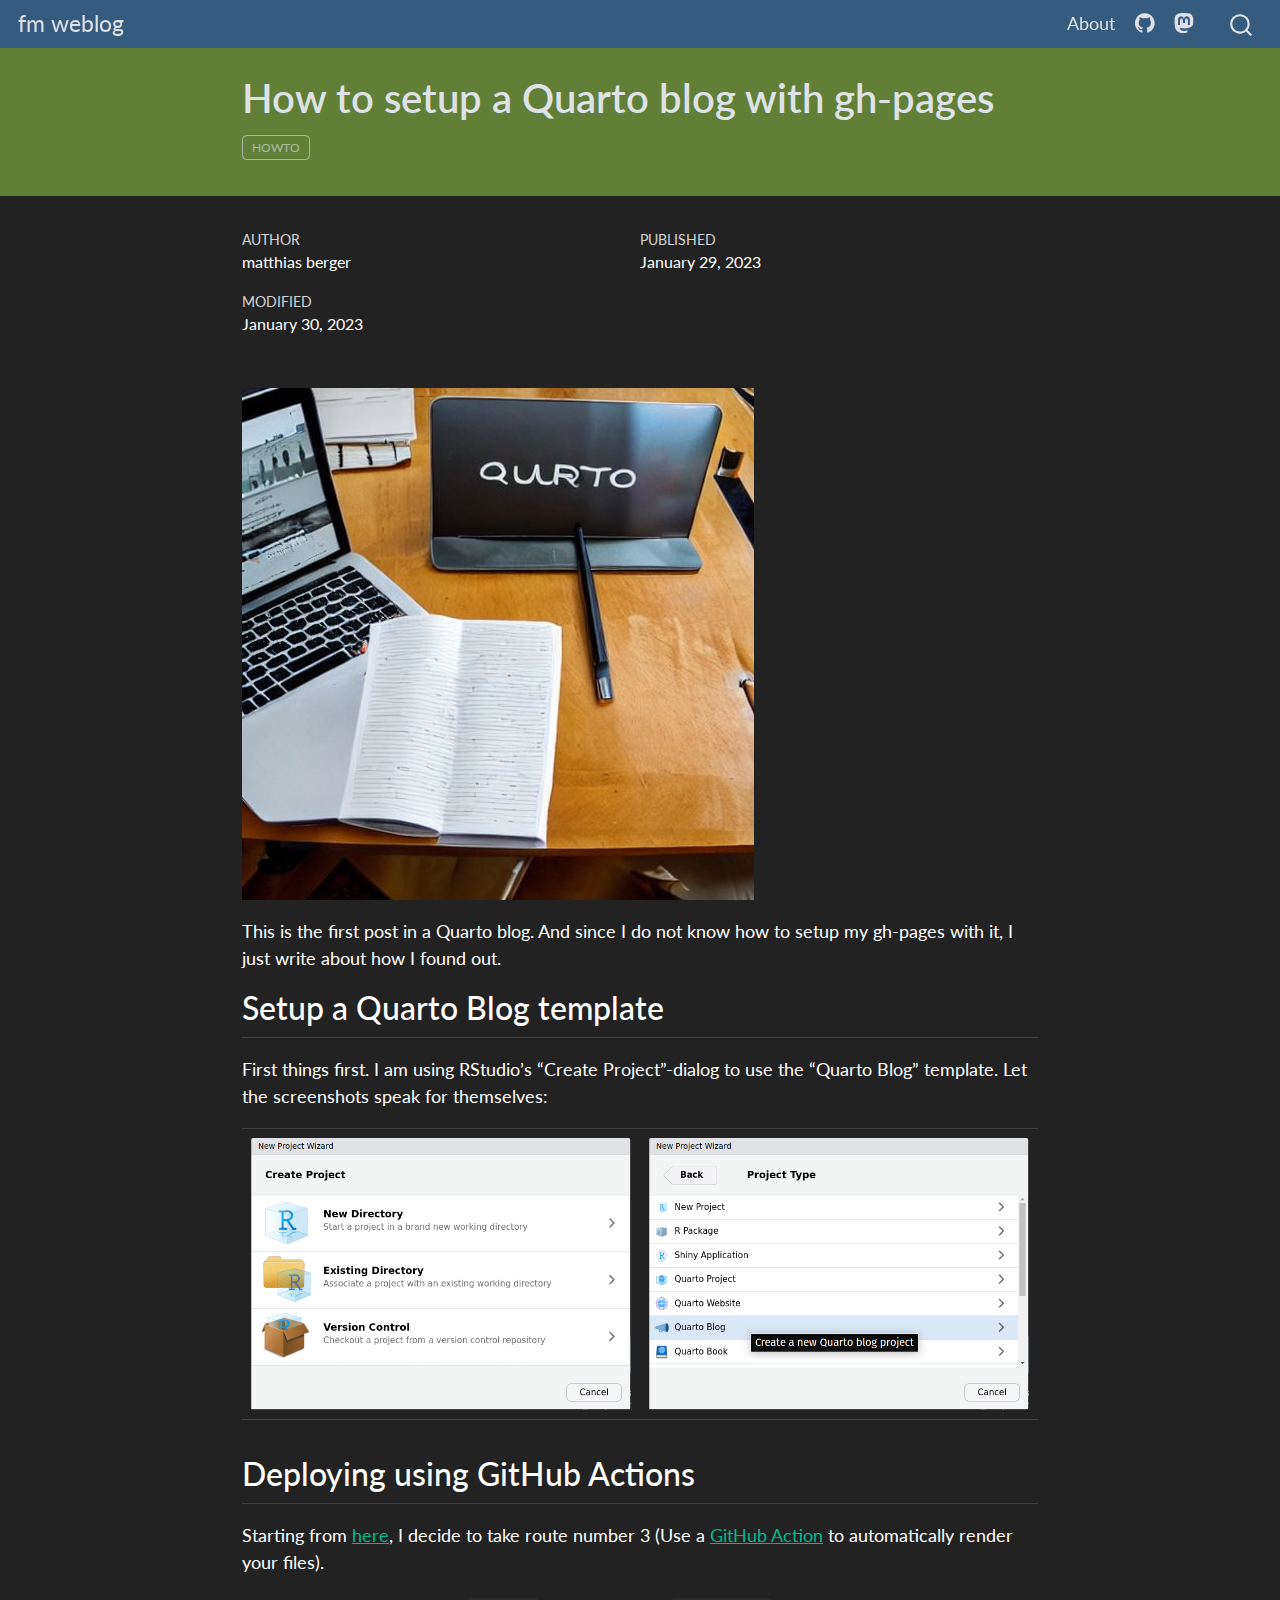
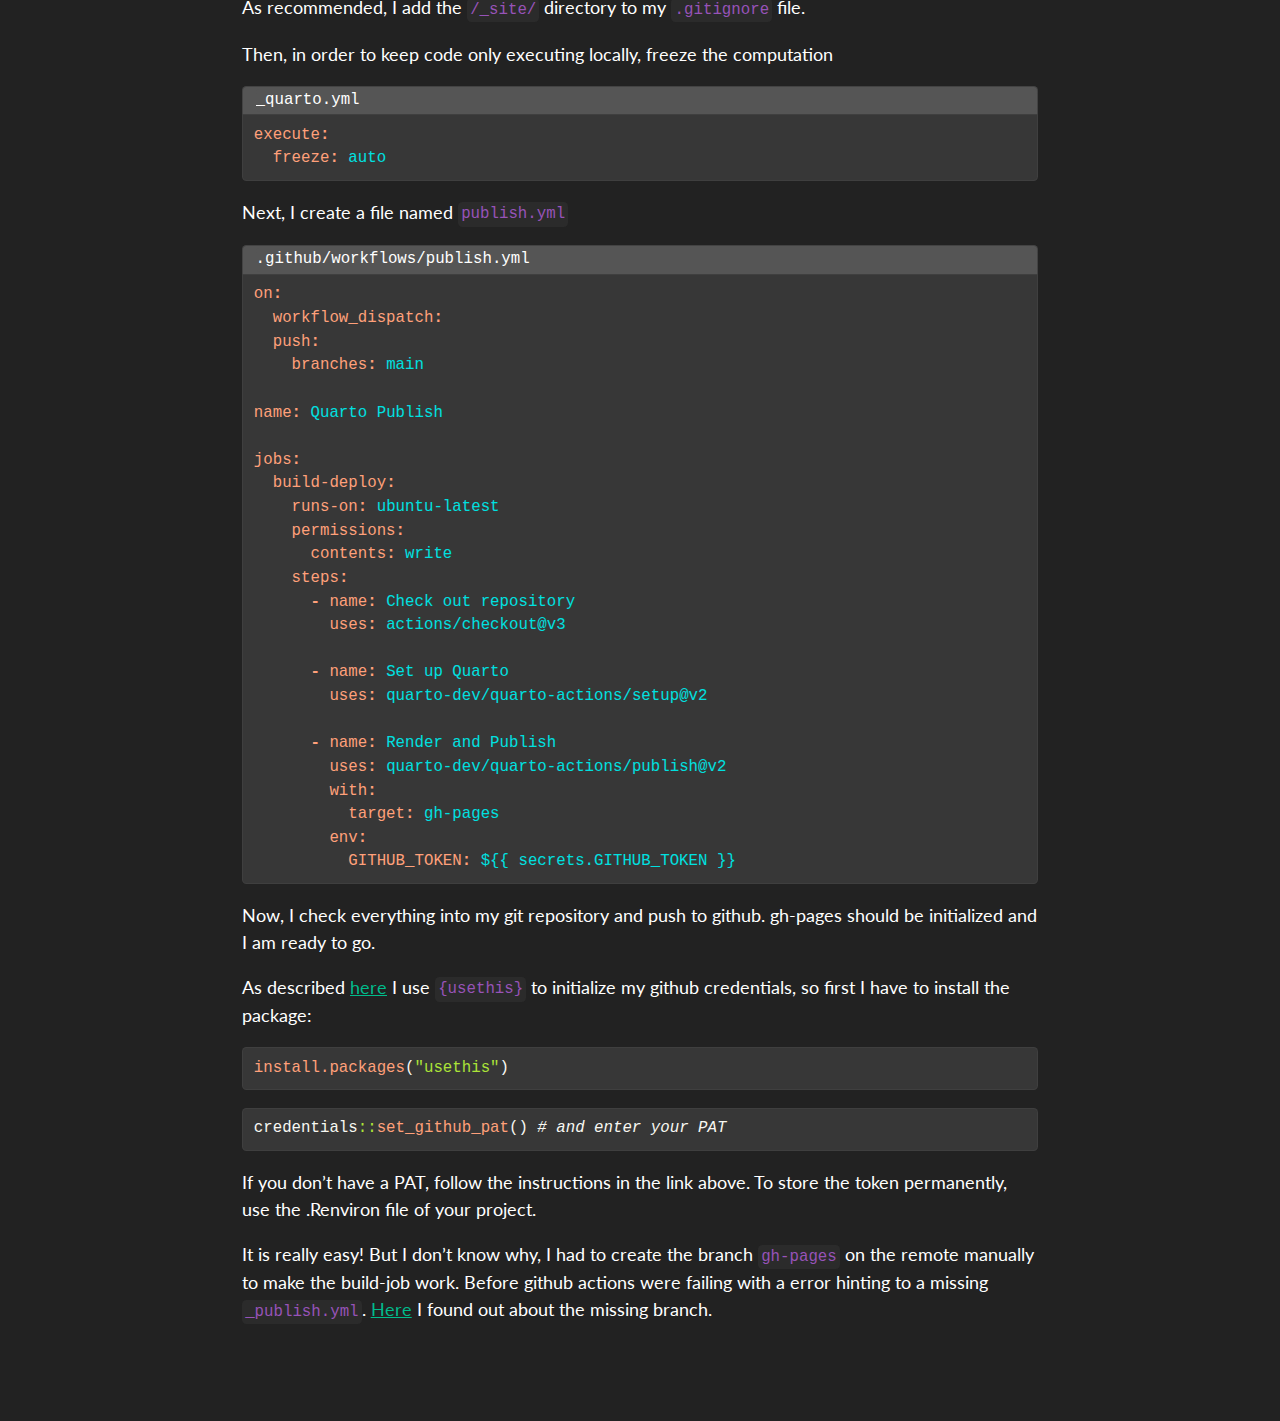
<file: posts/setup/index.html>
<!DOCTYPE html>
<html xmlns="http://www.w3.org/1999/xhtml" lang="en" xml:lang="en"><head>

<meta charset="utf-8">
<meta name="generator" content="quarto-1.2.335">

<meta name="viewport" content="width=device-width, initial-scale=1.0, user-scalable=yes">

<meta name="author" content="matthias berger">
<meta name="dcterms.date" content="2023-01-29">

<title>fm weblog - How to setup a Quarto blog with gh-pages</title>
<style>
code{white-space: pre-wrap;}
span.smallcaps{font-variant: small-caps;}
div.columns{display: flex; gap: min(4vw, 1.5em);}
div.column{flex: auto; overflow-x: auto;}
div.hanging-indent{margin-left: 1.5em; text-indent: -1.5em;}
ul.task-list{list-style: none;}
ul.task-list li input[type="checkbox"] {
  width: 0.8em;
  margin: 0 0.8em 0.2em -1.6em;
  vertical-align: middle;
}
pre > code.sourceCode { white-space: pre; position: relative; }
pre > code.sourceCode > span { display: inline-block; line-height: 1.25; }
pre > code.sourceCode > span:empty { height: 1.2em; }
.sourceCode { overflow: visible; }
code.sourceCode > span { color: inherit; text-decoration: inherit; }
div.sourceCode { margin: 1em 0; }
pre.sourceCode { margin: 0; }
@media screen {
div.sourceCode { overflow: auto; }
}
@media print {
pre > code.sourceCode { white-space: pre-wrap; }
pre > code.sourceCode > span { text-indent: -5em; padding-left: 5em; }
}
pre.numberSource code
  { counter-reset: source-line 0; }
pre.numberSource code > span
  { position: relative; left: -4em; counter-increment: source-line; }
pre.numberSource code > span > a:first-child::before
  { content: counter(source-line);
    position: relative; left: -1em; text-align: right; vertical-align: baseline;
    border: none; display: inline-block;
    -webkit-touch-callout: none; -webkit-user-select: none;
    -khtml-user-select: none; -moz-user-select: none;
    -ms-user-select: none; user-select: none;
    padding: 0 4px; width: 4em;
    color: #aaaaaa;
  }
pre.numberSource { margin-left: 3em; border-left: 1px solid #aaaaaa;  padding-left: 4px; }
div.sourceCode
  {   }
@media screen {
pre > code.sourceCode > span > a:first-child::before { text-decoration: underline; }
}
code span.al { color: #ff0000; font-weight: bold; } /* Alert */
code span.an { color: #60a0b0; font-weight: bold; font-style: italic; } /* Annotation */
code span.at { color: #7d9029; } /* Attribute */
code span.bn { color: #40a070; } /* BaseN */
code span.bu { color: #008000; } /* BuiltIn */
code span.cf { color: #007020; font-weight: bold; } /* ControlFlow */
code span.ch { color: #4070a0; } /* Char */
code span.cn { color: #880000; } /* Constant */
code span.co { color: #60a0b0; font-style: italic; } /* Comment */
code span.cv { color: #60a0b0; font-weight: bold; font-style: italic; } /* CommentVar */
code span.do { color: #ba2121; font-style: italic; } /* Documentation */
code span.dt { color: #902000; } /* DataType */
code span.dv { color: #40a070; } /* DecVal */
code span.er { color: #ff0000; font-weight: bold; } /* Error */
code span.ex { } /* Extension */
code span.fl { color: #40a070; } /* Float */
code span.fu { color: #06287e; } /* Function */
code span.im { color: #008000; font-weight: bold; } /* Import */
code span.in { color: #60a0b0; font-weight: bold; font-style: italic; } /* Information */
code span.kw { color: #007020; font-weight: bold; } /* Keyword */
code span.op { color: #666666; } /* Operator */
code span.ot { color: #007020; } /* Other */
code span.pp { color: #bc7a00; } /* Preprocessor */
code span.sc { color: #4070a0; } /* SpecialChar */
code span.ss { color: #bb6688; } /* SpecialString */
code span.st { color: #4070a0; } /* String */
code span.va { color: #19177c; } /* Variable */
code span.vs { color: #4070a0; } /* VerbatimString */
code span.wa { color: #60a0b0; font-weight: bold; font-style: italic; } /* Warning */
</style>


<script src="../../site_libs/quarto-nav/quarto-nav.js"></script>
<script src="../../site_libs/quarto-nav/headroom.min.js"></script>
<script src="../../site_libs/clipboard/clipboard.min.js"></script>
<script src="../../site_libs/quarto-search/autocomplete.umd.js"></script>
<script src="../../site_libs/quarto-search/fuse.min.js"></script>
<script src="../../site_libs/quarto-search/quarto-search.js"></script>
<meta name="quarto:offset" content="../../">
<script src="../../site_libs/quarto-html/quarto.js"></script>
<script src="../../site_libs/quarto-html/popper.min.js"></script>
<script src="../../site_libs/quarto-html/tippy.umd.min.js"></script>
<script src="../../site_libs/quarto-html/anchor.min.js"></script>
<link href="../../site_libs/quarto-html/tippy.css" rel="stylesheet">
<link href="../../site_libs/quarto-html/quarto-syntax-highlighting-dark.css" rel="stylesheet" id="quarto-text-highlighting-styles">
<script src="../../site_libs/bootstrap/bootstrap.min.js"></script>
<link href="../../site_libs/bootstrap/bootstrap-icons.css" rel="stylesheet">
<link href="../../site_libs/bootstrap/bootstrap.min.css" rel="stylesheet" id="quarto-bootstrap" data-mode="dark">
<script id="quarto-search-options" type="application/json">{
  "location": "navbar",
  "copy-button": false,
  "collapse-after": 3,
  "panel-placement": "end",
  "type": "overlay",
  "limit": 20,
  "language": {
    "search-no-results-text": "No results",
    "search-matching-documents-text": "matching documents",
    "search-copy-link-title": "Copy link to search",
    "search-hide-matches-text": "Hide additional matches",
    "search-more-match-text": "more match in this document",
    "search-more-matches-text": "more matches in this document",
    "search-clear-button-title": "Clear",
    "search-detached-cancel-button-title": "Cancel",
    "search-submit-button-title": "Submit"
  }
}</script>


<link rel="stylesheet" href="../../styles.css">
</head>

<body class="nav-fixed fullcontent">

<div id="quarto-search-results"></div>
  <header id="quarto-header" class="headroom fixed-top">
    <nav class="navbar navbar-expand-lg navbar-dark ">
      <div class="navbar-container container-fluid">
      <div class="navbar-brand-container">
    <a class="navbar-brand" href="../../index.html">
    <span class="navbar-title">fm weblog</span>
    </a>
  </div>
          <button class="navbar-toggler" type="button" data-bs-toggle="collapse" data-bs-target="#navbarCollapse" aria-controls="navbarCollapse" aria-expanded="false" aria-label="Toggle navigation" onclick="if (window.quartoToggleHeadroom) { window.quartoToggleHeadroom(); }">
  <span class="navbar-toggler-icon"></span>
</button>
          <div class="collapse navbar-collapse" id="navbarCollapse">
            <ul class="navbar-nav navbar-nav-scroll ms-auto">
  <li class="nav-item">
    <a class="nav-link" href="../../about.html">
 <span class="menu-text">About</span></a>
  </li>  
  <li class="nav-item compact">
    <a class="nav-link" href="https://github.com/feinmann"><i class="bi bi-github" role="img">
</i> 
 <span class="menu-text"></span></a>
  </li>  
  <li class="nav-item compact">
    <a class="nav-link" href="https://fosstodon.org/@feinmann"><i class="bi bi-mastodon" role="img">
</i> 
 <span class="menu-text"></span></a>
  </li>  
</ul>
              <div id="quarto-search" class="" title="Search"></div>
          </div> <!-- /navcollapse -->
      </div> <!-- /container-fluid -->
    </nav>
</header>
<!-- content -->
<header id="title-block-header" class="quarto-title-block default page-columns page-full">
  <div class="quarto-title-banner page-columns page-full">
    <div class="quarto-title column-body">
      <h1 class="title">How to setup a Quarto blog with gh-pages</h1>
                                <div class="quarto-categories">
                <div class="quarto-category">howto</div>
              </div>
                  </div>
  </div>
    
  
  <div class="quarto-title-meta">

      <div>
      <div class="quarto-title-meta-heading">Author</div>
      <div class="quarto-title-meta-contents">
               <p>matthias berger </p>
            </div>
    </div>
      
      <div>
      <div class="quarto-title-meta-heading">Published</div>
      <div class="quarto-title-meta-contents">
        <p class="date">January 29, 2023</p>
      </div>
    </div>
    
      <div>
      <div class="quarto-title-meta-heading">Modified</div>
      <div class="quarto-title-meta-contents">
        <p class="date-modified">January 30, 2023</p>
      </div>
    </div>
      
    </div>
    
  
  </header><div id="quarto-content" class="quarto-container page-columns page-rows-contents page-layout-article page-navbar">
<!-- sidebar -->
<!-- margin-sidebar -->
    
<!-- main -->
<main class="content quarto-banner-title-block" id="quarto-document-content">




<p><img src="images/image-193588858.png" class="img-fluid" alt="&quot;Starting a Quarto blog&quot; prompt on https://stablediffusionweb.com/#demo"></p>
<p>This is the first post in a Quarto blog. And since I do not know how to setup my gh-pages with it, I just write about how I found out.</p>
<section id="setup-a-quarto-blog-template" class="level2">
<h2 class="anchored" data-anchor-id="setup-a-quarto-blog-template">Setup a Quarto Blog template</h2>
<p>First things first. I am using RStudio’s “Create Project”-dialog to use the “Quarto Blog” template. Let the screenshots speak for themselves:</p>
<table class="table">
<colgroup>
<col style="width: 50%">
<col style="width: 50%">
</colgroup>
<tbody>
<tr class="odd">
<td><img src="images/Bildschirmfoto vom 2023-01-30 21-02-08.png" class="img-fluid" width="640"></td>
<td><img src="images/Bildschirmfoto vom 2023-01-30 21-03-02.png" class="img-fluid" width="640"></td>
</tr>
</tbody>
</table>
</section>
<section id="deploying-using-github-actions" class="level2">
<h2 class="anchored" data-anchor-id="deploying-using-github-actions">Deploying using GitHub Actions</h2>
<p>Starting from <a href="https://quarto.org/docs/publishing/github-pages.html" title="https://quarto.org/docs/publishing/github-pages.html">here</a>, I decide to take route number 3 (Use a <a href="https://quarto.org/docs/publishing/github-pages.html#github-action">GitHub Action</a> to automatically render your files).</p>
<p>As recommended, I add the <code>/_site/</code> directory to my <code>.gitignore</code> file.</p>
<p>Then, in order to keep code only executing locally, freeze the computation</p>
<div class="code-with-filename">
<div class="code-with-filename-file">
<pre><strong>_quarto.yml</strong></pre>
</div>
<div class="sourceCode" id="cb1"><pre class="sourceCode yaml code-with-copy"><code class="sourceCode yaml"><span id="cb1-1"><a href="#cb1-1" aria-hidden="true" tabindex="-1"></a><span class="fu">execute</span><span class="kw">:</span></span>
<span id="cb1-2"><a href="#cb1-2" aria-hidden="true" tabindex="-1"></a><span class="at">  </span><span class="fu">freeze</span><span class="kw">:</span><span class="at"> auto</span></span></code><button title="Copy to Clipboard" class="code-copy-button"><i class="bi"></i></button></pre></div>
</div>
<p>Next, I create a file named <code>publish.yml</code></p>
<div class="code-with-filename">
<div class="code-with-filename-file">
<pre><strong>.github/workflows/publish.yml</strong></pre>
</div>
<div class="sourceCode" id="cb2"><pre class="sourceCode yaml code-with-copy"><code class="sourceCode yaml"><span id="cb2-1"><a href="#cb2-1" aria-hidden="true" tabindex="-1"></a><span class="fu">on</span><span class="kw">:</span></span>
<span id="cb2-2"><a href="#cb2-2" aria-hidden="true" tabindex="-1"></a><span class="at">  </span><span class="fu">workflow_dispatch</span><span class="kw">:</span></span>
<span id="cb2-3"><a href="#cb2-3" aria-hidden="true" tabindex="-1"></a><span class="at">  </span><span class="fu">push</span><span class="kw">:</span></span>
<span id="cb2-4"><a href="#cb2-4" aria-hidden="true" tabindex="-1"></a><span class="at">    </span><span class="fu">branches</span><span class="kw">:</span><span class="at"> main</span></span>
<span id="cb2-5"><a href="#cb2-5" aria-hidden="true" tabindex="-1"></a></span>
<span id="cb2-6"><a href="#cb2-6" aria-hidden="true" tabindex="-1"></a><span class="fu">name</span><span class="kw">:</span><span class="at"> Quarto Publish</span></span>
<span id="cb2-7"><a href="#cb2-7" aria-hidden="true" tabindex="-1"></a></span>
<span id="cb2-8"><a href="#cb2-8" aria-hidden="true" tabindex="-1"></a><span class="fu">jobs</span><span class="kw">:</span></span>
<span id="cb2-9"><a href="#cb2-9" aria-hidden="true" tabindex="-1"></a><span class="at">  </span><span class="fu">build-deploy</span><span class="kw">:</span></span>
<span id="cb2-10"><a href="#cb2-10" aria-hidden="true" tabindex="-1"></a><span class="at">    </span><span class="fu">runs-on</span><span class="kw">:</span><span class="at"> ubuntu-latest</span></span>
<span id="cb2-11"><a href="#cb2-11" aria-hidden="true" tabindex="-1"></a><span class="at">    </span><span class="fu">permissions</span><span class="kw">:</span></span>
<span id="cb2-12"><a href="#cb2-12" aria-hidden="true" tabindex="-1"></a><span class="at">      </span><span class="fu">contents</span><span class="kw">:</span><span class="at"> write</span></span>
<span id="cb2-13"><a href="#cb2-13" aria-hidden="true" tabindex="-1"></a><span class="at">    </span><span class="fu">steps</span><span class="kw">:</span></span>
<span id="cb2-14"><a href="#cb2-14" aria-hidden="true" tabindex="-1"></a><span class="at">      </span><span class="kw">-</span><span class="at"> </span><span class="fu">name</span><span class="kw">:</span><span class="at"> Check out repository</span></span>
<span id="cb2-15"><a href="#cb2-15" aria-hidden="true" tabindex="-1"></a><span class="at">        </span><span class="fu">uses</span><span class="kw">:</span><span class="at"> actions/checkout@v3</span></span>
<span id="cb2-16"><a href="#cb2-16" aria-hidden="true" tabindex="-1"></a></span>
<span id="cb2-17"><a href="#cb2-17" aria-hidden="true" tabindex="-1"></a><span class="at">      </span><span class="kw">-</span><span class="at"> </span><span class="fu">name</span><span class="kw">:</span><span class="at"> Set up Quarto</span></span>
<span id="cb2-18"><a href="#cb2-18" aria-hidden="true" tabindex="-1"></a><span class="at">        </span><span class="fu">uses</span><span class="kw">:</span><span class="at"> quarto-dev/quarto-actions/setup@v2</span></span>
<span id="cb2-19"><a href="#cb2-19" aria-hidden="true" tabindex="-1"></a></span>
<span id="cb2-20"><a href="#cb2-20" aria-hidden="true" tabindex="-1"></a><span class="at">      </span><span class="kw">-</span><span class="at"> </span><span class="fu">name</span><span class="kw">:</span><span class="at"> Render and Publish</span></span>
<span id="cb2-21"><a href="#cb2-21" aria-hidden="true" tabindex="-1"></a><span class="at">        </span><span class="fu">uses</span><span class="kw">:</span><span class="at"> quarto-dev/quarto-actions/publish@v2</span></span>
<span id="cb2-22"><a href="#cb2-22" aria-hidden="true" tabindex="-1"></a><span class="at">        </span><span class="fu">with</span><span class="kw">:</span></span>
<span id="cb2-23"><a href="#cb2-23" aria-hidden="true" tabindex="-1"></a><span class="at">          </span><span class="fu">target</span><span class="kw">:</span><span class="at"> gh-pages</span></span>
<span id="cb2-24"><a href="#cb2-24" aria-hidden="true" tabindex="-1"></a><span class="at">        </span><span class="fu">env</span><span class="kw">:</span></span>
<span id="cb2-25"><a href="#cb2-25" aria-hidden="true" tabindex="-1"></a><span class="at">          </span><span class="fu">GITHUB_TOKEN</span><span class="kw">:</span><span class="at"> ${{ secrets.GITHUB_TOKEN }}</span></span></code><button title="Copy to Clipboard" class="code-copy-button"><i class="bi"></i></button></pre></div>
</div>
<p>Now, I check everything into my git repository and push to github. gh-pages should be initialized and I am ready to go.</p>
<p>As described <a href="https://gist.github.com/Z3tt/3dab3535007acf108391649766409421" title="https://gist.github.com/Z3tt/3dab3535007acf108391649766409421">here</a> I use <code>{usethis}</code> to initialize my github credentials, so first I have to install the package:</p>
<div class="cell">
<div class="sourceCode cell-code" id="cb3"><pre class="sourceCode r code-with-copy"><code class="sourceCode r"><span id="cb3-1"><a href="#cb3-1" aria-hidden="true" tabindex="-1"></a><span class="fu">install.packages</span>(<span class="st">"usethis"</span>)</span></code><button title="Copy to Clipboard" class="code-copy-button"><i class="bi"></i></button></pre></div>
</div>
<div class="cell">
<div class="sourceCode cell-code" id="cb4"><pre class="sourceCode r code-with-copy"><code class="sourceCode r"><span id="cb4-1"><a href="#cb4-1" aria-hidden="true" tabindex="-1"></a>credentials<span class="sc">::</span><span class="fu">set_github_pat</span>() <span class="co"># and enter your PAT</span></span></code><button title="Copy to Clipboard" class="code-copy-button"><i class="bi"></i></button></pre></div>
</div>
<p>If you don’t have a PAT, follow the instructions in the link above. To store the token permanently, use the .Renviron file of your project.</p>
<p>It is really easy! But I don’t know why, I had to create the branch <code>gh-pages</code> on the remote manually to make the build-job work. Before github actions were failing with a error hinting to a missing <code>_publish.yml</code>. <a href="https://github.com/quarto-dev/quarto-cli/issues/3147" title="https://github.com/quarto-dev/quarto-cli/issues/3147">Here</a> I found out about the missing branch.</p>


</section>

</main> <!-- /main -->
<script id="quarto-html-after-body" type="application/javascript">
window.document.addEventListener("DOMContentLoaded", function (event) {
  const toggleBodyColorMode = (bsSheetEl) => {
    const mode = bsSheetEl.getAttribute("data-mode");
    const bodyEl = window.document.querySelector("body");
    if (mode === "dark") {
      bodyEl.classList.add("quarto-dark");
      bodyEl.classList.remove("quarto-light");
    } else {
      bodyEl.classList.add("quarto-light");
      bodyEl.classList.remove("quarto-dark");
    }
  }
  const toggleBodyColorPrimary = () => {
    const bsSheetEl = window.document.querySelector("link#quarto-bootstrap");
    if (bsSheetEl) {
      toggleBodyColorMode(bsSheetEl);
    }
  }
  toggleBodyColorPrimary();  
  const icon = "";
  const anchorJS = new window.AnchorJS();
  anchorJS.options = {
    placement: 'right',
    icon: icon
  };
  anchorJS.add('.anchored');
  const clipboard = new window.ClipboardJS('.code-copy-button', {
    target: function(trigger) {
      return trigger.previousElementSibling;
    }
  });
  clipboard.on('success', function(e) {
    // button target
    const button = e.trigger;
    // don't keep focus
    button.blur();
    // flash "checked"
    button.classList.add('code-copy-button-checked');
    var currentTitle = button.getAttribute("title");
    button.setAttribute("title", "Copied!");
    let tooltip;
    if (window.bootstrap) {
      button.setAttribute("data-bs-toggle", "tooltip");
      button.setAttribute("data-bs-placement", "left");
      button.setAttribute("data-bs-title", "Copied!");
      tooltip = new bootstrap.Tooltip(button, 
        { trigger: "manual", 
          customClass: "code-copy-button-tooltip",
          offset: [0, -8]});
      tooltip.show();    
    }
    setTimeout(function() {
      if (tooltip) {
        tooltip.hide();
        button.removeAttribute("data-bs-title");
        button.removeAttribute("data-bs-toggle");
        button.removeAttribute("data-bs-placement");
      }
      button.setAttribute("title", currentTitle);
      button.classList.remove('code-copy-button-checked');
    }, 1000);
    // clear code selection
    e.clearSelection();
  });
  function tippyHover(el, contentFn) {
    const config = {
      allowHTML: true,
      content: contentFn,
      maxWidth: 500,
      delay: 100,
      arrow: false,
      appendTo: function(el) {
          return el.parentElement;
      },
      interactive: true,
      interactiveBorder: 10,
      theme: 'quarto',
      placement: 'bottom-start'
    };
    window.tippy(el, config); 
  }
  const noterefs = window.document.querySelectorAll('a[role="doc-noteref"]');
  for (var i=0; i<noterefs.length; i++) {
    const ref = noterefs[i];
    tippyHover(ref, function() {
      // use id or data attribute instead here
      let href = ref.getAttribute('data-footnote-href') || ref.getAttribute('href');
      try { href = new URL(href).hash; } catch {}
      const id = href.replace(/^#\/?/, "");
      const note = window.document.getElementById(id);
      return note.innerHTML;
    });
  }
  const findCites = (el) => {
    const parentEl = el.parentElement;
    if (parentEl) {
      const cites = parentEl.dataset.cites;
      if (cites) {
        return {
          el,
          cites: cites.split(' ')
        };
      } else {
        return findCites(el.parentElement)
      }
    } else {
      return undefined;
    }
  };
  var bibliorefs = window.document.querySelectorAll('a[role="doc-biblioref"]');
  for (var i=0; i<bibliorefs.length; i++) {
    const ref = bibliorefs[i];
    const citeInfo = findCites(ref);
    if (citeInfo) {
      tippyHover(citeInfo.el, function() {
        var popup = window.document.createElement('div');
        citeInfo.cites.forEach(function(cite) {
          var citeDiv = window.document.createElement('div');
          citeDiv.classList.add('hanging-indent');
          citeDiv.classList.add('csl-entry');
          var biblioDiv = window.document.getElementById('ref-' + cite);
          if (biblioDiv) {
            citeDiv.innerHTML = biblioDiv.innerHTML;
          }
          popup.appendChild(citeDiv);
        });
        return popup.innerHTML;
      });
    }
  }
});
</script>
</div> <!-- /content -->



</body></html>
</file>
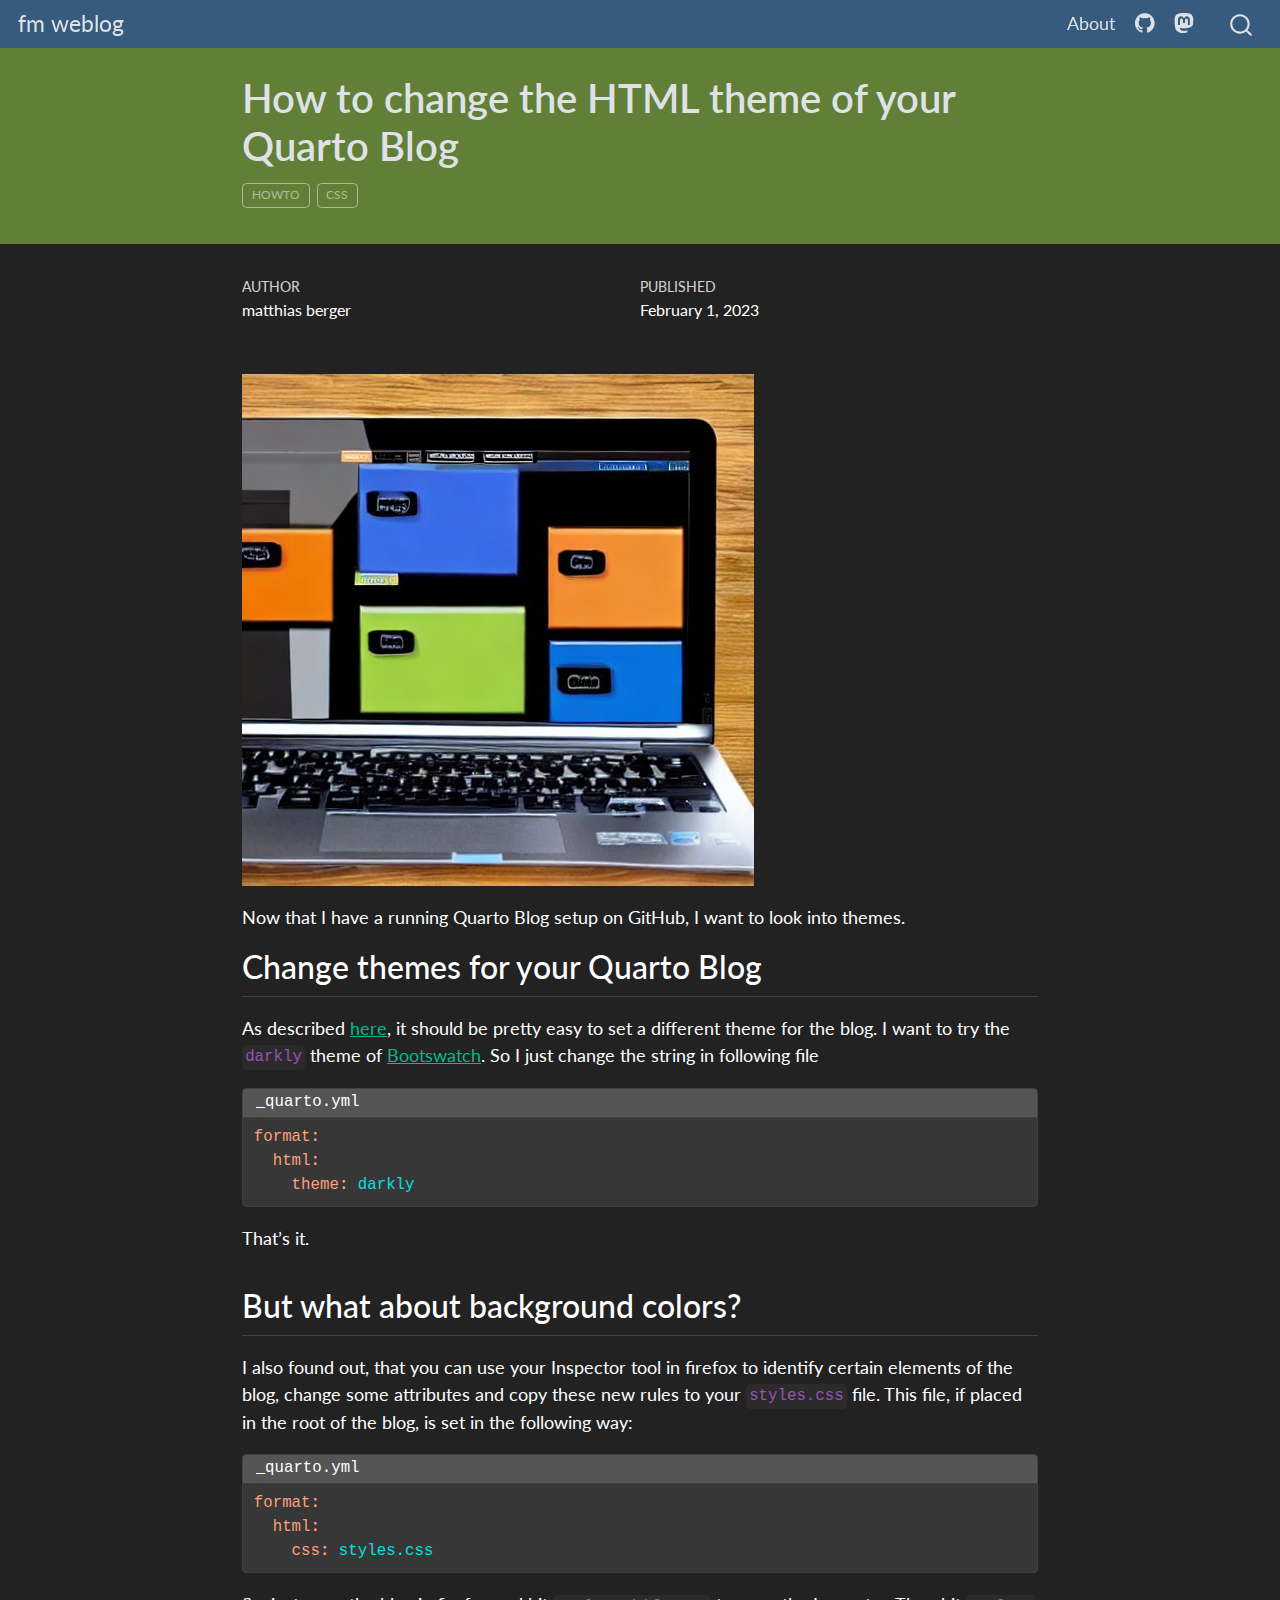
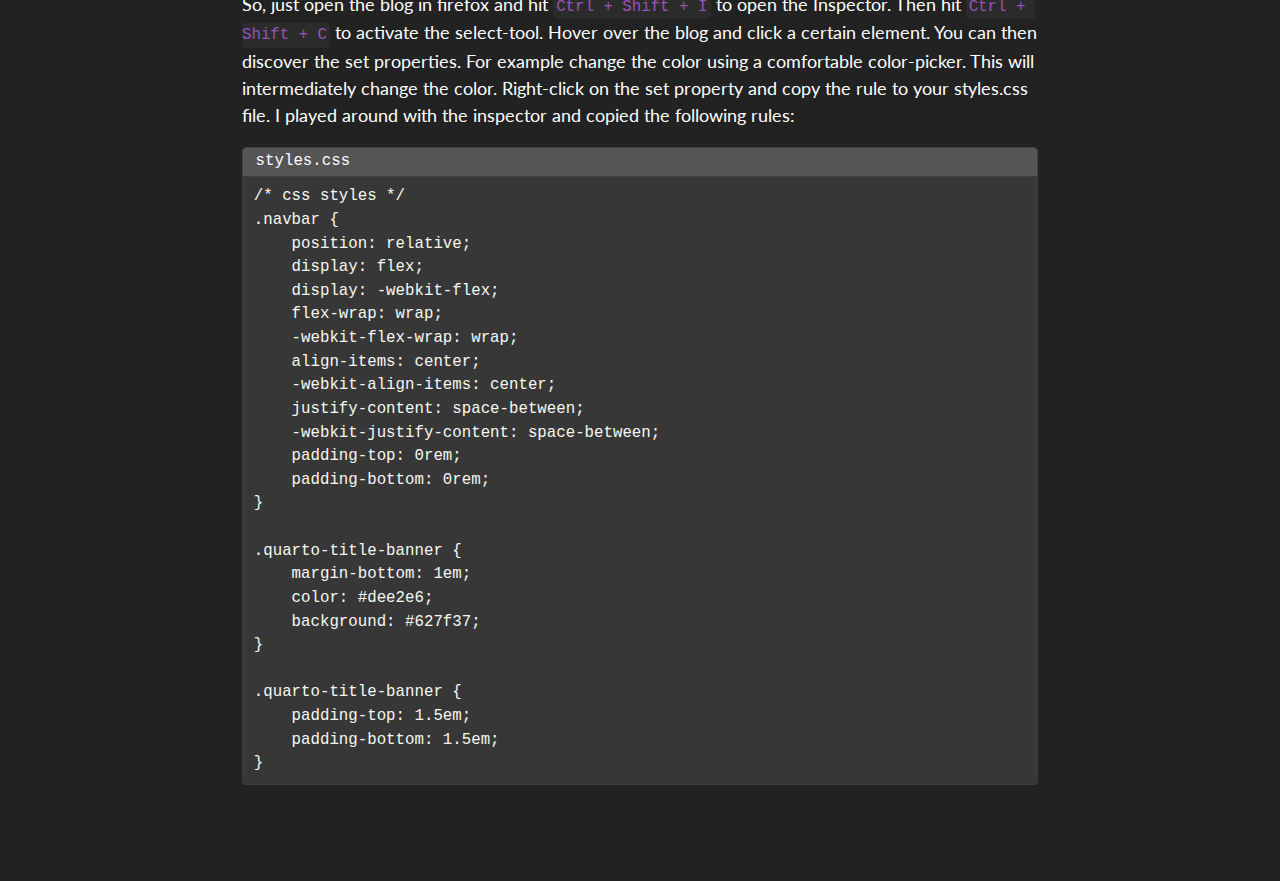
<file: posts/themes/index.html>
<!DOCTYPE html>
<html xmlns="http://www.w3.org/1999/xhtml" lang="en" xml:lang="en"><head>

<meta charset="utf-8">
<meta name="generator" content="quarto-1.2.335">

<meta name="viewport" content="width=device-width, initial-scale=1.0, user-scalable=yes">

<meta name="author" content="matthias berger">
<meta name="dcterms.date" content="2023-02-01">

<title>fm weblog - How to change the HTML theme of your Quarto Blog</title>
<style>
code{white-space: pre-wrap;}
span.smallcaps{font-variant: small-caps;}
div.columns{display: flex; gap: min(4vw, 1.5em);}
div.column{flex: auto; overflow-x: auto;}
div.hanging-indent{margin-left: 1.5em; text-indent: -1.5em;}
ul.task-list{list-style: none;}
ul.task-list li input[type="checkbox"] {
  width: 0.8em;
  margin: 0 0.8em 0.2em -1.6em;
  vertical-align: middle;
}
pre > code.sourceCode { white-space: pre; position: relative; }
pre > code.sourceCode > span { display: inline-block; line-height: 1.25; }
pre > code.sourceCode > span:empty { height: 1.2em; }
.sourceCode { overflow: visible; }
code.sourceCode > span { color: inherit; text-decoration: inherit; }
div.sourceCode { margin: 1em 0; }
pre.sourceCode { margin: 0; }
@media screen {
div.sourceCode { overflow: auto; }
}
@media print {
pre > code.sourceCode { white-space: pre-wrap; }
pre > code.sourceCode > span { text-indent: -5em; padding-left: 5em; }
}
pre.numberSource code
  { counter-reset: source-line 0; }
pre.numberSource code > span
  { position: relative; left: -4em; counter-increment: source-line; }
pre.numberSource code > span > a:first-child::before
  { content: counter(source-line);
    position: relative; left: -1em; text-align: right; vertical-align: baseline;
    border: none; display: inline-block;
    -webkit-touch-callout: none; -webkit-user-select: none;
    -khtml-user-select: none; -moz-user-select: none;
    -ms-user-select: none; user-select: none;
    padding: 0 4px; width: 4em;
    color: #aaaaaa;
  }
pre.numberSource { margin-left: 3em; border-left: 1px solid #aaaaaa;  padding-left: 4px; }
div.sourceCode
  {   }
@media screen {
pre > code.sourceCode > span > a:first-child::before { text-decoration: underline; }
}
code span.al { color: #ff0000; font-weight: bold; } /* Alert */
code span.an { color: #60a0b0; font-weight: bold; font-style: italic; } /* Annotation */
code span.at { color: #7d9029; } /* Attribute */
code span.bn { color: #40a070; } /* BaseN */
code span.bu { color: #008000; } /* BuiltIn */
code span.cf { color: #007020; font-weight: bold; } /* ControlFlow */
code span.ch { color: #4070a0; } /* Char */
code span.cn { color: #880000; } /* Constant */
code span.co { color: #60a0b0; font-style: italic; } /* Comment */
code span.cv { color: #60a0b0; font-weight: bold; font-style: italic; } /* CommentVar */
code span.do { color: #ba2121; font-style: italic; } /* Documentation */
code span.dt { color: #902000; } /* DataType */
code span.dv { color: #40a070; } /* DecVal */
code span.er { color: #ff0000; font-weight: bold; } /* Error */
code span.ex { } /* Extension */
code span.fl { color: #40a070; } /* Float */
code span.fu { color: #06287e; } /* Function */
code span.im { color: #008000; font-weight: bold; } /* Import */
code span.in { color: #60a0b0; font-weight: bold; font-style: italic; } /* Information */
code span.kw { color: #007020; font-weight: bold; } /* Keyword */
code span.op { color: #666666; } /* Operator */
code span.ot { color: #007020; } /* Other */
code span.pp { color: #bc7a00; } /* Preprocessor */
code span.sc { color: #4070a0; } /* SpecialChar */
code span.ss { color: #bb6688; } /* SpecialString */
code span.st { color: #4070a0; } /* String */
code span.va { color: #19177c; } /* Variable */
code span.vs { color: #4070a0; } /* VerbatimString */
code span.wa { color: #60a0b0; font-weight: bold; font-style: italic; } /* Warning */
</style>


<script src="../../site_libs/quarto-nav/quarto-nav.js"></script>
<script src="../../site_libs/quarto-nav/headroom.min.js"></script>
<script src="../../site_libs/clipboard/clipboard.min.js"></script>
<script src="../../site_libs/quarto-search/autocomplete.umd.js"></script>
<script src="../../site_libs/quarto-search/fuse.min.js"></script>
<script src="../../site_libs/quarto-search/quarto-search.js"></script>
<meta name="quarto:offset" content="../../">
<script src="../../site_libs/quarto-html/quarto.js"></script>
<script src="../../site_libs/quarto-html/popper.min.js"></script>
<script src="../../site_libs/quarto-html/tippy.umd.min.js"></script>
<script src="../../site_libs/quarto-html/anchor.min.js"></script>
<link href="../../site_libs/quarto-html/tippy.css" rel="stylesheet">
<link href="../../site_libs/quarto-html/quarto-syntax-highlighting-dark.css" rel="stylesheet" id="quarto-text-highlighting-styles">
<script src="../../site_libs/bootstrap/bootstrap.min.js"></script>
<link href="../../site_libs/bootstrap/bootstrap-icons.css" rel="stylesheet">
<link href="../../site_libs/bootstrap/bootstrap.min.css" rel="stylesheet" id="quarto-bootstrap" data-mode="dark">
<script id="quarto-search-options" type="application/json">{
  "location": "navbar",
  "copy-button": false,
  "collapse-after": 3,
  "panel-placement": "end",
  "type": "overlay",
  "limit": 20,
  "language": {
    "search-no-results-text": "No results",
    "search-matching-documents-text": "matching documents",
    "search-copy-link-title": "Copy link to search",
    "search-hide-matches-text": "Hide additional matches",
    "search-more-match-text": "more match in this document",
    "search-more-matches-text": "more matches in this document",
    "search-clear-button-title": "Clear",
    "search-detached-cancel-button-title": "Cancel",
    "search-submit-button-title": "Submit"
  }
}</script>


<link rel="stylesheet" href="../../styles.css">
</head>

<body class="nav-fixed fullcontent">

<div id="quarto-search-results"></div>
  <header id="quarto-header" class="headroom fixed-top">
    <nav class="navbar navbar-expand-lg navbar-dark ">
      <div class="navbar-container container-fluid">
      <div class="navbar-brand-container">
    <a class="navbar-brand" href="../../index.html">
    <span class="navbar-title">fm weblog</span>
    </a>
  </div>
          <button class="navbar-toggler" type="button" data-bs-toggle="collapse" data-bs-target="#navbarCollapse" aria-controls="navbarCollapse" aria-expanded="false" aria-label="Toggle navigation" onclick="if (window.quartoToggleHeadroom) { window.quartoToggleHeadroom(); }">
  <span class="navbar-toggler-icon"></span>
</button>
          <div class="collapse navbar-collapse" id="navbarCollapse">
            <ul class="navbar-nav navbar-nav-scroll ms-auto">
  <li class="nav-item">
    <a class="nav-link" href="../../about.html">
 <span class="menu-text">About</span></a>
  </li>  
  <li class="nav-item compact">
    <a class="nav-link" href="https://github.com/feinmann"><i class="bi bi-github" role="img">
</i> 
 <span class="menu-text"></span></a>
  </li>  
  <li class="nav-item compact">
    <a class="nav-link" href="https://fosstodon.org/@feinmann"><i class="bi bi-mastodon" role="img">
</i> 
 <span class="menu-text"></span></a>
  </li>  
</ul>
              <div id="quarto-search" class="" title="Search"></div>
          </div> <!-- /navcollapse -->
      </div> <!-- /container-fluid -->
    </nav>
</header>
<!-- content -->
<header id="title-block-header" class="quarto-title-block default page-columns page-full">
  <div class="quarto-title-banner page-columns page-full">
    <div class="quarto-title column-body">
      <h1 class="title">How to change the HTML theme of your Quarto Blog</h1>
                                <div class="quarto-categories">
                <div class="quarto-category">howto</div>
                <div class="quarto-category">css</div>
              </div>
                  </div>
  </div>
    
  
  <div class="quarto-title-meta">

      <div>
      <div class="quarto-title-meta-heading">Author</div>
      <div class="quarto-title-meta-contents">
               <p>matthias berger </p>
            </div>
    </div>
      
      <div>
      <div class="quarto-title-meta-heading">Published</div>
      <div class="quarto-title-meta-contents">
        <p class="date">February 1, 2023</p>
      </div>
    </div>
    
      
    </div>
    
  
  </header><div id="quarto-content" class="quarto-container page-columns page-rows-contents page-layout-article page-navbar">
<!-- sidebar -->
<!-- margin-sidebar -->
    
<!-- main -->
<main class="content quarto-banner-title-block" id="quarto-document-content">




<p><img src="images/image-107110832.png" class="img-fluid" alt="picture of computer with html tag color theme"></p>
<p>Now that I have a running Quarto Blog setup on GitHub, I want to look into themes.</p>
<section id="change-themes-for-your-quarto-blog" class="level2">
<h2 class="anchored" data-anchor-id="change-themes-for-your-quarto-blog">Change themes for your Quarto Blog</h2>
<p>As described <a href="https://quarto.org/docs/output-formats/html-themes.html" title="https://quarto.org/docs/output-formats/html-themes.html">here</a>, it should be pretty easy to set a different theme for the blog. I want to try the <code>darkly</code> theme of <a href="https://bootswatch.com/" title="https://bootswatch.com/">Bootswatch</a>. So I just change the string in following file</p>
<div class="code-with-filename">
<div class="code-with-filename-file">
<pre><strong>_quarto.yml</strong></pre>
</div>
<div class="sourceCode" id="cb1"><pre class="sourceCode yaml code-with-copy"><code class="sourceCode yaml"><span id="cb1-1"><a href="#cb1-1" aria-hidden="true" tabindex="-1"></a><span class="fu">format</span><span class="kw">:</span></span>
<span id="cb1-2"><a href="#cb1-2" aria-hidden="true" tabindex="-1"></a><span class="at">  </span><span class="fu">html</span><span class="kw">:</span></span>
<span id="cb1-3"><a href="#cb1-3" aria-hidden="true" tabindex="-1"></a><span class="at">    </span><span class="fu">theme</span><span class="kw">:</span><span class="at"> darkly</span></span></code><button title="Copy to Clipboard" class="code-copy-button"><i class="bi"></i></button></pre></div>
</div>
<p>That’s it.</p>
</section>
<section id="but-what-about-background-colors" class="level2">
<h2 class="anchored" data-anchor-id="but-what-about-background-colors">But what about background colors?</h2>
<p>I also found out, that you can use your Inspector tool in firefox to identify certain elements of the blog, change some attributes and copy these new rules to your <code>styles.css</code> file. This file, if placed in the root of the blog, is set in the following way:</p>
<div class="code-with-filename">
<div class="code-with-filename-file">
<pre><strong>_quarto.yml</strong></pre>
</div>
<div class="sourceCode" id="cb2"><pre class="sourceCode yaml code-with-copy"><code class="sourceCode yaml"><span id="cb2-1"><a href="#cb2-1" aria-hidden="true" tabindex="-1"></a><span class="fu">format</span><span class="kw">:</span></span>
<span id="cb2-2"><a href="#cb2-2" aria-hidden="true" tabindex="-1"></a><span class="at">  </span><span class="fu">html</span><span class="kw">:</span></span>
<span id="cb2-3"><a href="#cb2-3" aria-hidden="true" tabindex="-1"></a><span class="at">    </span><span class="fu">css</span><span class="kw">:</span><span class="at"> styles.css</span></span></code><button title="Copy to Clipboard" class="code-copy-button"><i class="bi"></i></button></pre></div>
</div>
<p>So, just open the blog in firefox and hit <code>Ctrl + Shift + I</code> to open the Inspector. Then hit <code>Ctrl + Shift + C</code> to activate the select-tool. Hover over the blog and click a certain element. You can then discover the set properties. For example change the color using a comfortable color-picker. This will intermediately change the color. Right-click on the set property and copy the rule to your styles.css file. I played around with the inspector and copied the following rules:</p>
<div class="code-with-filename">
<div class="code-with-filename-file">
<pre><strong>styles.css</strong></pre>
</div>
<div class="sourceCode" id="cb3"><pre class="sourceCode html code-with-copy"><code class="sourceCode html"><span id="cb3-1"><a href="#cb3-1" aria-hidden="true" tabindex="-1"></a>/* css styles */</span>
<span id="cb3-2"><a href="#cb3-2" aria-hidden="true" tabindex="-1"></a>.navbar {</span>
<span id="cb3-3"><a href="#cb3-3" aria-hidden="true" tabindex="-1"></a>    position: relative;</span>
<span id="cb3-4"><a href="#cb3-4" aria-hidden="true" tabindex="-1"></a>    display: flex;</span>
<span id="cb3-5"><a href="#cb3-5" aria-hidden="true" tabindex="-1"></a>    display: -webkit-flex;</span>
<span id="cb3-6"><a href="#cb3-6" aria-hidden="true" tabindex="-1"></a>    flex-wrap: wrap;</span>
<span id="cb3-7"><a href="#cb3-7" aria-hidden="true" tabindex="-1"></a>    -webkit-flex-wrap: wrap;</span>
<span id="cb3-8"><a href="#cb3-8" aria-hidden="true" tabindex="-1"></a>    align-items: center;</span>
<span id="cb3-9"><a href="#cb3-9" aria-hidden="true" tabindex="-1"></a>    -webkit-align-items: center;</span>
<span id="cb3-10"><a href="#cb3-10" aria-hidden="true" tabindex="-1"></a>    justify-content: space-between;</span>
<span id="cb3-11"><a href="#cb3-11" aria-hidden="true" tabindex="-1"></a>    -webkit-justify-content: space-between;</span>
<span id="cb3-12"><a href="#cb3-12" aria-hidden="true" tabindex="-1"></a>    padding-top: 0rem;</span>
<span id="cb3-13"><a href="#cb3-13" aria-hidden="true" tabindex="-1"></a>    padding-bottom: 0rem;</span>
<span id="cb3-14"><a href="#cb3-14" aria-hidden="true" tabindex="-1"></a>}</span>
<span id="cb3-15"><a href="#cb3-15" aria-hidden="true" tabindex="-1"></a></span>
<span id="cb3-16"><a href="#cb3-16" aria-hidden="true" tabindex="-1"></a>.quarto-title-banner {</span>
<span id="cb3-17"><a href="#cb3-17" aria-hidden="true" tabindex="-1"></a>    margin-bottom: 1em;</span>
<span id="cb3-18"><a href="#cb3-18" aria-hidden="true" tabindex="-1"></a>    color: #dee2e6;</span>
<span id="cb3-19"><a href="#cb3-19" aria-hidden="true" tabindex="-1"></a>    background: #627f37;</span>
<span id="cb3-20"><a href="#cb3-20" aria-hidden="true" tabindex="-1"></a>}</span>
<span id="cb3-21"><a href="#cb3-21" aria-hidden="true" tabindex="-1"></a></span>
<span id="cb3-22"><a href="#cb3-22" aria-hidden="true" tabindex="-1"></a>.quarto-title-banner {</span>
<span id="cb3-23"><a href="#cb3-23" aria-hidden="true" tabindex="-1"></a>    padding-top: 1.5em;</span>
<span id="cb3-24"><a href="#cb3-24" aria-hidden="true" tabindex="-1"></a>    padding-bottom: 1.5em;</span>
<span id="cb3-25"><a href="#cb3-25" aria-hidden="true" tabindex="-1"></a>}</span></code><button title="Copy to Clipboard" class="code-copy-button"><i class="bi"></i></button></pre></div>
</div>


</section>

</main> <!-- /main -->
<script id="quarto-html-after-body" type="application/javascript">
window.document.addEventListener("DOMContentLoaded", function (event) {
  const toggleBodyColorMode = (bsSheetEl) => {
    const mode = bsSheetEl.getAttribute("data-mode");
    const bodyEl = window.document.querySelector("body");
    if (mode === "dark") {
      bodyEl.classList.add("quarto-dark");
      bodyEl.classList.remove("quarto-light");
    } else {
      bodyEl.classList.add("quarto-light");
      bodyEl.classList.remove("quarto-dark");
    }
  }
  const toggleBodyColorPrimary = () => {
    const bsSheetEl = window.document.querySelector("link#quarto-bootstrap");
    if (bsSheetEl) {
      toggleBodyColorMode(bsSheetEl);
    }
  }
  toggleBodyColorPrimary();  
  const icon = "";
  const anchorJS = new window.AnchorJS();
  anchorJS.options = {
    placement: 'right',
    icon: icon
  };
  anchorJS.add('.anchored');
  const clipboard = new window.ClipboardJS('.code-copy-button', {
    target: function(trigger) {
      return trigger.previousElementSibling;
    }
  });
  clipboard.on('success', function(e) {
    // button target
    const button = e.trigger;
    // don't keep focus
    button.blur();
    // flash "checked"
    button.classList.add('code-copy-button-checked');
    var currentTitle = button.getAttribute("title");
    button.setAttribute("title", "Copied!");
    let tooltip;
    if (window.bootstrap) {
      button.setAttribute("data-bs-toggle", "tooltip");
      button.setAttribute("data-bs-placement", "left");
      button.setAttribute("data-bs-title", "Copied!");
      tooltip = new bootstrap.Tooltip(button, 
        { trigger: "manual", 
          customClass: "code-copy-button-tooltip",
          offset: [0, -8]});
      tooltip.show();    
    }
    setTimeout(function() {
      if (tooltip) {
        tooltip.hide();
        button.removeAttribute("data-bs-title");
        button.removeAttribute("data-bs-toggle");
        button.removeAttribute("data-bs-placement");
      }
      button.setAttribute("title", currentTitle);
      button.classList.remove('code-copy-button-checked');
    }, 1000);
    // clear code selection
    e.clearSelection();
  });
  function tippyHover(el, contentFn) {
    const config = {
      allowHTML: true,
      content: contentFn,
      maxWidth: 500,
      delay: 100,
      arrow: false,
      appendTo: function(el) {
          return el.parentElement;
      },
      interactive: true,
      interactiveBorder: 10,
      theme: 'quarto',
      placement: 'bottom-start'
    };
    window.tippy(el, config); 
  }
  const noterefs = window.document.querySelectorAll('a[role="doc-noteref"]');
  for (var i=0; i<noterefs.length; i++) {
    const ref = noterefs[i];
    tippyHover(ref, function() {
      // use id or data attribute instead here
      let href = ref.getAttribute('data-footnote-href') || ref.getAttribute('href');
      try { href = new URL(href).hash; } catch {}
      const id = href.replace(/^#\/?/, "");
      const note = window.document.getElementById(id);
      return note.innerHTML;
    });
  }
  const findCites = (el) => {
    const parentEl = el.parentElement;
    if (parentEl) {
      const cites = parentEl.dataset.cites;
      if (cites) {
        return {
          el,
          cites: cites.split(' ')
        };
      } else {
        return findCites(el.parentElement)
      }
    } else {
      return undefined;
    }
  };
  var bibliorefs = window.document.querySelectorAll('a[role="doc-biblioref"]');
  for (var i=0; i<bibliorefs.length; i++) {
    const ref = bibliorefs[i];
    const citeInfo = findCites(ref);
    if (citeInfo) {
      tippyHover(citeInfo.el, function() {
        var popup = window.document.createElement('div');
        citeInfo.cites.forEach(function(cite) {
          var citeDiv = window.document.createElement('div');
          citeDiv.classList.add('hanging-indent');
          citeDiv.classList.add('csl-entry');
          var biblioDiv = window.document.getElementById('ref-' + cite);
          if (biblioDiv) {
            citeDiv.innerHTML = biblioDiv.innerHTML;
          }
          popup.appendChild(citeDiv);
        });
        return popup.innerHTML;
      });
    }
  }
});
</script>
</div> <!-- /content -->



</body></html>
</file>
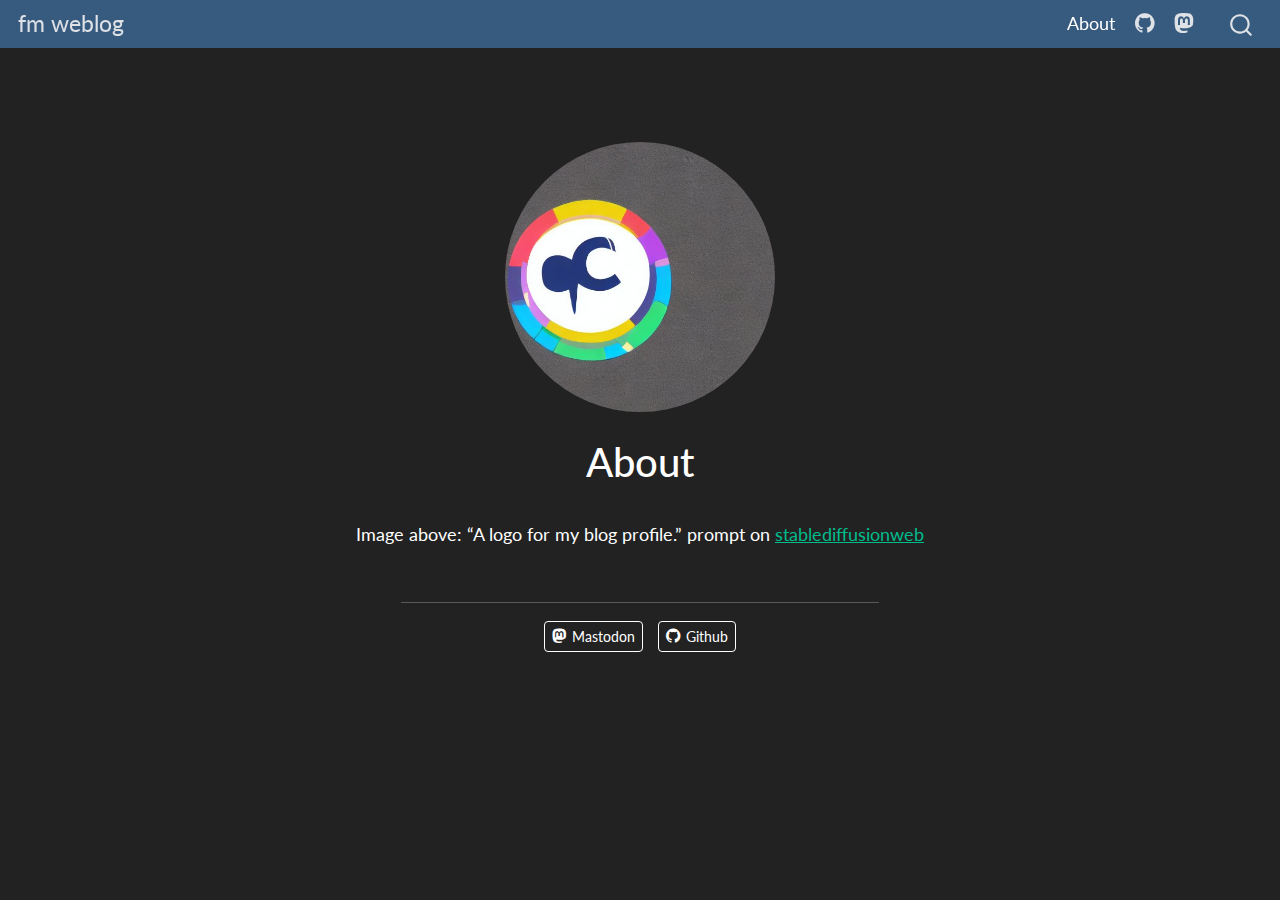
<file: about.html>
<!DOCTYPE html>
<html xmlns="http://www.w3.org/1999/xhtml" lang="en" xml:lang="en"><head>

<meta charset="utf-8">
<meta name="generator" content="quarto-1.2.335">

<meta name="viewport" content="width=device-width, initial-scale=1.0, user-scalable=yes">


<title>fm weblog - About</title>
<style>
code{white-space: pre-wrap;}
span.smallcaps{font-variant: small-caps;}
div.columns{display: flex; gap: min(4vw, 1.5em);}
div.column{flex: auto; overflow-x: auto;}
div.hanging-indent{margin-left: 1.5em; text-indent: -1.5em;}
ul.task-list{list-style: none;}
ul.task-list li input[type="checkbox"] {
  width: 0.8em;
  margin: 0 0.8em 0.2em -1.6em;
  vertical-align: middle;
}
</style>


<script src="site_libs/quarto-nav/quarto-nav.js"></script>
<script src="site_libs/quarto-nav/headroom.min.js"></script>
<script src="site_libs/clipboard/clipboard.min.js"></script>
<script src="site_libs/quarto-search/autocomplete.umd.js"></script>
<script src="site_libs/quarto-search/fuse.min.js"></script>
<script src="site_libs/quarto-search/quarto-search.js"></script>
<meta name="quarto:offset" content="./">
<script src="site_libs/quarto-html/quarto.js"></script>
<script src="site_libs/quarto-html/popper.min.js"></script>
<script src="site_libs/quarto-html/tippy.umd.min.js"></script>
<link href="site_libs/quarto-html/tippy.css" rel="stylesheet">
<link href="site_libs/quarto-html/quarto-syntax-highlighting-dark.css" rel="stylesheet" id="quarto-text-highlighting-styles">
<script src="site_libs/bootstrap/bootstrap.min.js"></script>
<link href="site_libs/bootstrap/bootstrap-icons.css" rel="stylesheet">
<link href="site_libs/bootstrap/bootstrap.min.css" rel="stylesheet" id="quarto-bootstrap" data-mode="dark">
<script id="quarto-search-options" type="application/json">{
  "location": "navbar",
  "copy-button": false,
  "collapse-after": 3,
  "panel-placement": "end",
  "type": "overlay",
  "limit": 20,
  "language": {
    "search-no-results-text": "No results",
    "search-matching-documents-text": "matching documents",
    "search-copy-link-title": "Copy link to search",
    "search-hide-matches-text": "Hide additional matches",
    "search-more-match-text": "more match in this document",
    "search-more-matches-text": "more matches in this document",
    "search-clear-button-title": "Clear",
    "search-detached-cancel-button-title": "Cancel",
    "search-submit-button-title": "Submit"
  }
}</script>


<link rel="stylesheet" href="styles.css">
</head>

<body class="nav-fixed fullcontent">

<div id="quarto-search-results"></div>
  <header id="quarto-header" class="headroom fixed-top">
    <nav class="navbar navbar-expand-lg navbar-dark ">
      <div class="navbar-container container-fluid">
      <div class="navbar-brand-container">
    <a class="navbar-brand" href="./index.html">
    <span class="navbar-title">fm weblog</span>
    </a>
  </div>
          <button class="navbar-toggler" type="button" data-bs-toggle="collapse" data-bs-target="#navbarCollapse" aria-controls="navbarCollapse" aria-expanded="false" aria-label="Toggle navigation" onclick="if (window.quartoToggleHeadroom) { window.quartoToggleHeadroom(); }">
  <span class="navbar-toggler-icon"></span>
</button>
          <div class="collapse navbar-collapse" id="navbarCollapse">
            <ul class="navbar-nav navbar-nav-scroll ms-auto">
  <li class="nav-item">
    <a class="nav-link active" href="./about.html" aria-current="page">
 <span class="menu-text">About</span></a>
  </li>  
  <li class="nav-item compact">
    <a class="nav-link" href="https://github.com/feinmann"><i class="bi bi-github" role="img">
</i> 
 <span class="menu-text"></span></a>
  </li>  
  <li class="nav-item compact">
    <a class="nav-link" href="https://fosstodon.org/@feinmann"><i class="bi bi-mastodon" role="img">
</i> 
 <span class="menu-text"></span></a>
  </li>  
</ul>
              <div id="quarto-search" class="" title="Search"></div>
          </div> <!-- /navcollapse -->
      </div> <!-- /container-fluid -->
    </nav>
</header>
<!-- content -->
<div id="quarto-content" class="quarto-container page-columns page-rows-contents page-layout-article page-navbar">
<!-- sidebar -->
<!-- margin-sidebar -->
    
<!-- main -->
<div class="quarto-about-jolla">
  <img src="profile.jpg" class="about-image
  round " style="height: 15em; width: 15em;">
 <header id="title-block-header" class="quarto-title-block default">
<div class="quarto-title">
<h1 class="title">About</h1>
</div>
<div class="quarto-title-meta">
  </div>
</header><main class="content" id="quarto-document-content">
<p>Image above: “A logo for my blog profile.” prompt on <a href="https://stablediffusionweb.com/#demo" title="https://stablediffusionweb.com/#demo">stablediffusionweb</a></p>


</main> 
  <hr class="about-sep">
   <div class="about-links">
  <a href="https://fosstodon.org/@feinmann" class="about-link">
    <i class="bi bi-mastodon"></i>
     <span class="about-link-text">Mastodon</span>
  </a>
  <a href="https://github.com/feinmann" class="about-link">
    <i class="bi bi-github"></i>
     <span class="about-link-text">Github</span>
  </a>
</div>
</div>
 <!-- /main -->
<script id="quarto-html-after-body" type="application/javascript">
window.document.addEventListener("DOMContentLoaded", function (event) {
  const toggleBodyColorMode = (bsSheetEl) => {
    const mode = bsSheetEl.getAttribute("data-mode");
    const bodyEl = window.document.querySelector("body");
    if (mode === "dark") {
      bodyEl.classList.add("quarto-dark");
      bodyEl.classList.remove("quarto-light");
    } else {
      bodyEl.classList.add("quarto-light");
      bodyEl.classList.remove("quarto-dark");
    }
  }
  const toggleBodyColorPrimary = () => {
    const bsSheetEl = window.document.querySelector("link#quarto-bootstrap");
    if (bsSheetEl) {
      toggleBodyColorMode(bsSheetEl);
    }
  }
  toggleBodyColorPrimary();  
  const clipboard = new window.ClipboardJS('.code-copy-button', {
    target: function(trigger) {
      return trigger.previousElementSibling;
    }
  });
  clipboard.on('success', function(e) {
    // button target
    const button = e.trigger;
    // don't keep focus
    button.blur();
    // flash "checked"
    button.classList.add('code-copy-button-checked');
    var currentTitle = button.getAttribute("title");
    button.setAttribute("title", "Copied!");
    let tooltip;
    if (window.bootstrap) {
      button.setAttribute("data-bs-toggle", "tooltip");
      button.setAttribute("data-bs-placement", "left");
      button.setAttribute("data-bs-title", "Copied!");
      tooltip = new bootstrap.Tooltip(button, 
        { trigger: "manual", 
          customClass: "code-copy-button-tooltip",
          offset: [0, -8]});
      tooltip.show();    
    }
    setTimeout(function() {
      if (tooltip) {
        tooltip.hide();
        button.removeAttribute("data-bs-title");
        button.removeAttribute("data-bs-toggle");
        button.removeAttribute("data-bs-placement");
      }
      button.setAttribute("title", currentTitle);
      button.classList.remove('code-copy-button-checked');
    }, 1000);
    // clear code selection
    e.clearSelection();
  });
  function tippyHover(el, contentFn) {
    const config = {
      allowHTML: true,
      content: contentFn,
      maxWidth: 500,
      delay: 100,
      arrow: false,
      appendTo: function(el) {
          return el.parentElement;
      },
      interactive: true,
      interactiveBorder: 10,
      theme: 'quarto',
      placement: 'bottom-start'
    };
    window.tippy(el, config); 
  }
  const noterefs = window.document.querySelectorAll('a[role="doc-noteref"]');
  for (var i=0; i<noterefs.length; i++) {
    const ref = noterefs[i];
    tippyHover(ref, function() {
      // use id or data attribute instead here
      let href = ref.getAttribute('data-footnote-href') || ref.getAttribute('href');
      try { href = new URL(href).hash; } catch {}
      const id = href.replace(/^#\/?/, "");
      const note = window.document.getElementById(id);
      return note.innerHTML;
    });
  }
  const findCites = (el) => {
    const parentEl = el.parentElement;
    if (parentEl) {
      const cites = parentEl.dataset.cites;
      if (cites) {
        return {
          el,
          cites: cites.split(' ')
        };
      } else {
        return findCites(el.parentElement)
      }
    } else {
      return undefined;
    }
  };
  var bibliorefs = window.document.querySelectorAll('a[role="doc-biblioref"]');
  for (var i=0; i<bibliorefs.length; i++) {
    const ref = bibliorefs[i];
    const citeInfo = findCites(ref);
    if (citeInfo) {
      tippyHover(citeInfo.el, function() {
        var popup = window.document.createElement('div');
        citeInfo.cites.forEach(function(cite) {
          var citeDiv = window.document.createElement('div');
          citeDiv.classList.add('hanging-indent');
          citeDiv.classList.add('csl-entry');
          var biblioDiv = window.document.getElementById('ref-' + cite);
          if (biblioDiv) {
            citeDiv.innerHTML = biblioDiv.innerHTML;
          }
          popup.appendChild(citeDiv);
        });
        return popup.innerHTML;
      });
    }
  }
});
</script>
</div> <!-- /content -->



</body></html>
</file>
<file: site_libs/quarto-html/tippy.css>
.tippy-box[data-animation=fade][data-state=hidden]{opacity:0}[data-tippy-root]{max-width:calc(100vw - 10px)}.tippy-box{position:relative;background-color:#333;color:#fff;border-radius:4px;font-size:14px;line-height:1.4;white-space:normal;outline:0;transition-property:transform,visibility,opacity}.tippy-box[data-placement^=top]>.tippy-arrow{bottom:0}.tippy-box[data-placement^=top]>.tippy-arrow:before{bottom:-7px;left:0;border-width:8px 8px 0;border-top-color:initial;transform-origin:center top}.tippy-box[data-placement^=bottom]>.tippy-arrow{top:0}.tippy-box[data-placement^=bottom]>.tippy-arrow:before{top:-7px;left:0;border-width:0 8px 8px;border-bottom-color:initial;transform-origin:center bottom}.tippy-box[data-placement^=left]>.tippy-arrow{right:0}.tippy-box[data-placement^=left]>.tippy-arrow:before{border-width:8px 0 8px 8px;border-left-color:initial;right:-7px;transform-origin:center left}.tippy-box[data-placement^=right]>.tippy-arrow{left:0}.tippy-box[data-placement^=right]>.tippy-arrow:before{left:-7px;border-width:8px 8px 8px 0;border-right-color:initial;transform-origin:center right}.tippy-box[data-inertia][data-state=visible]{transition-timing-function:cubic-bezier(.54,1.5,.38,1.11)}.tippy-arrow{width:16px;height:16px;color:#333}.tippy-arrow:before{content:"";position:absolute;border-color:transparent;border-style:solid}.tippy-content{position:relative;padding:5px 9px;z-index:1}
</file>
<file: site_libs/quarto-html/quarto-syntax-highlighting-dark.css>
/* quarto syntax highlight colors */
:root {
  --quarto-hl-al-color: #f07178;
  --quarto-hl-an-color: #d4d0ab;
  --quarto-hl-at-color: #00e0e0;
  --quarto-hl-bn-color: #d4d0ab;
  --quarto-hl-bu-color: #abe338;
  --quarto-hl-ch-color: #abe338;
  --quarto-hl-co-color: #f8f8f2;
  --quarto-hl-cv-color: #ffd700;
  --quarto-hl-cn-color: #ffd700;
  --quarto-hl-cf-color: #ffa07a;
  --quarto-hl-dt-color: #ffa07a;
  --quarto-hl-dv-color: #d4d0ab;
  --quarto-hl-do-color: #f8f8f2;
  --quarto-hl-er-color: #f07178;
  --quarto-hl-ex-color: #00e0e0;
  --quarto-hl-fl-color: #d4d0ab;
  --quarto-hl-fu-color: #ffa07a;
  --quarto-hl-im-color: #abe338;
  --quarto-hl-in-color: #d4d0ab;
  --quarto-hl-kw-color: #ffa07a;
  --quarto-hl-op-color: #ffa07a;
  --quarto-hl-ot-color: #00e0e0;
  --quarto-hl-pp-color: #dcc6e0;
  --quarto-hl-re-color: #00e0e0;
  --quarto-hl-sc-color: #abe338;
  --quarto-hl-ss-color: #abe338;
  --quarto-hl-st-color: #abe338;
  --quarto-hl-va-color: #00e0e0;
  --quarto-hl-vs-color: #abe338;
  --quarto-hl-wa-color: #dcc6e0;
}

/* other quarto variables */
:root {
  --quarto-font-monospace: SFMono-Regular, Menlo, Monaco, Consolas, "Liberation Mono", "Courier New", monospace;
}

code span.al {
  font-weight: bold;
  color: #f07178;
}

code span.an {
  color: #d4d0ab;
}

code span.at {
  color: #00e0e0;
}

code span.bn {
  color: #d4d0ab;
}

code span.bu {
  color: #abe338;
}

code span.ch {
  color: #abe338;
}

code span.co {
  font-style: italic;
  color: #f8f8f2;
}

code span.cv {
  color: #ffd700;
}

code span.cn {
  color: #ffd700;
}

code span.cf {
  font-weight: bold;
  color: #ffa07a;
}

code span.dt {
  color: #ffa07a;
}

code span.dv {
  color: #d4d0ab;
}

code span.do {
  color: #f8f8f2;
}

code span.er {
  color: #f07178;
  text-decoration: underline;
}

code span.ex {
  font-weight: bold;
  color: #00e0e0;
}

code span.fl {
  color: #d4d0ab;
}

code span.fu {
  color: #ffa07a;
}

code span.im {
  color: #abe338;
}

code span.in {
  color: #d4d0ab;
}

code span.kw {
  font-weight: bold;
  color: #ffa07a;
}

pre > code.sourceCode > span {
  color: #f8f8f2;
}

code span {
  color: #f8f8f2;
}

code.sourceCode > span {
  color: #f8f8f2;
}

div.sourceCode,
div.sourceCode pre.sourceCode {
  color: #f8f8f2;
}

code span.op {
  color: #ffa07a;
}

code span.ot {
  color: #00e0e0;
}

code span.pp {
  color: #dcc6e0;
}

code span.re {
  color: #00e0e0;
}

code span.sc {
  color: #abe338;
}

code span.ss {
  color: #abe338;
}

code span.st {
  color: #abe338;
}

code span.va {
  color: #00e0e0;
}

code span.vs {
  color: #abe338;
}

code span.wa {
  color: #dcc6e0;
}

.prevent-inlining {
  content: "</";
}

/*# sourceMappingURL=935a306eefa94366c21e1a970dddb765.css.map */
</file>
<file: styles.css>
/* css styles */
.navbar {
	position: relative;
	display: flex;
	display: -webkit-flex;
	flex-wrap: wrap;
	-webkit-flex-wrap: wrap;
	align-items: center;
	-webkit-align-items: center;
	justify-content: space-between;
	-webkit-justify-content: space-between;
	padding-top: 0rem;
	padding-bottom: 0rem;
}

.quarto-title-banner {
	margin-bottom: 1em;
	color: #dee2e6;
	background: #627f37;
}

.quarto-title-banner {
	padding-top: 1.5em;
	padding-bottom: 1.5em;
}
</file>
